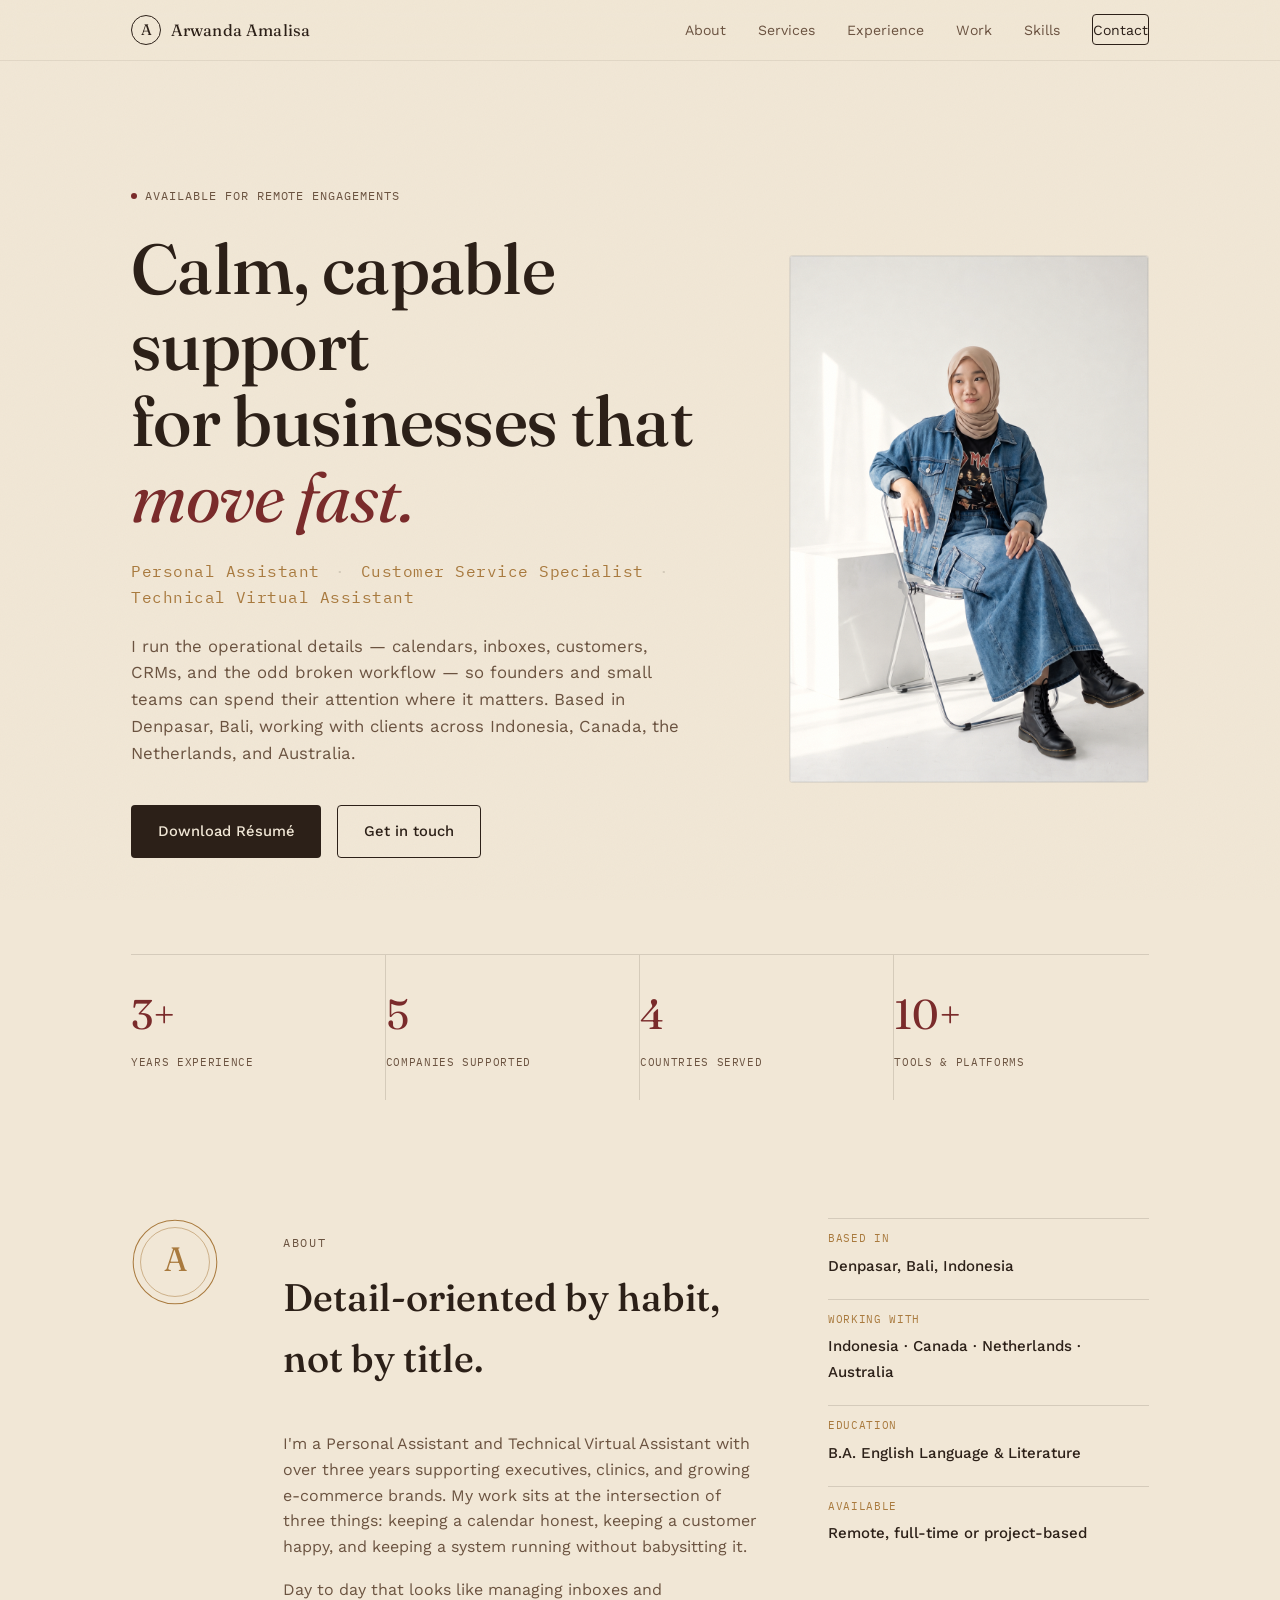
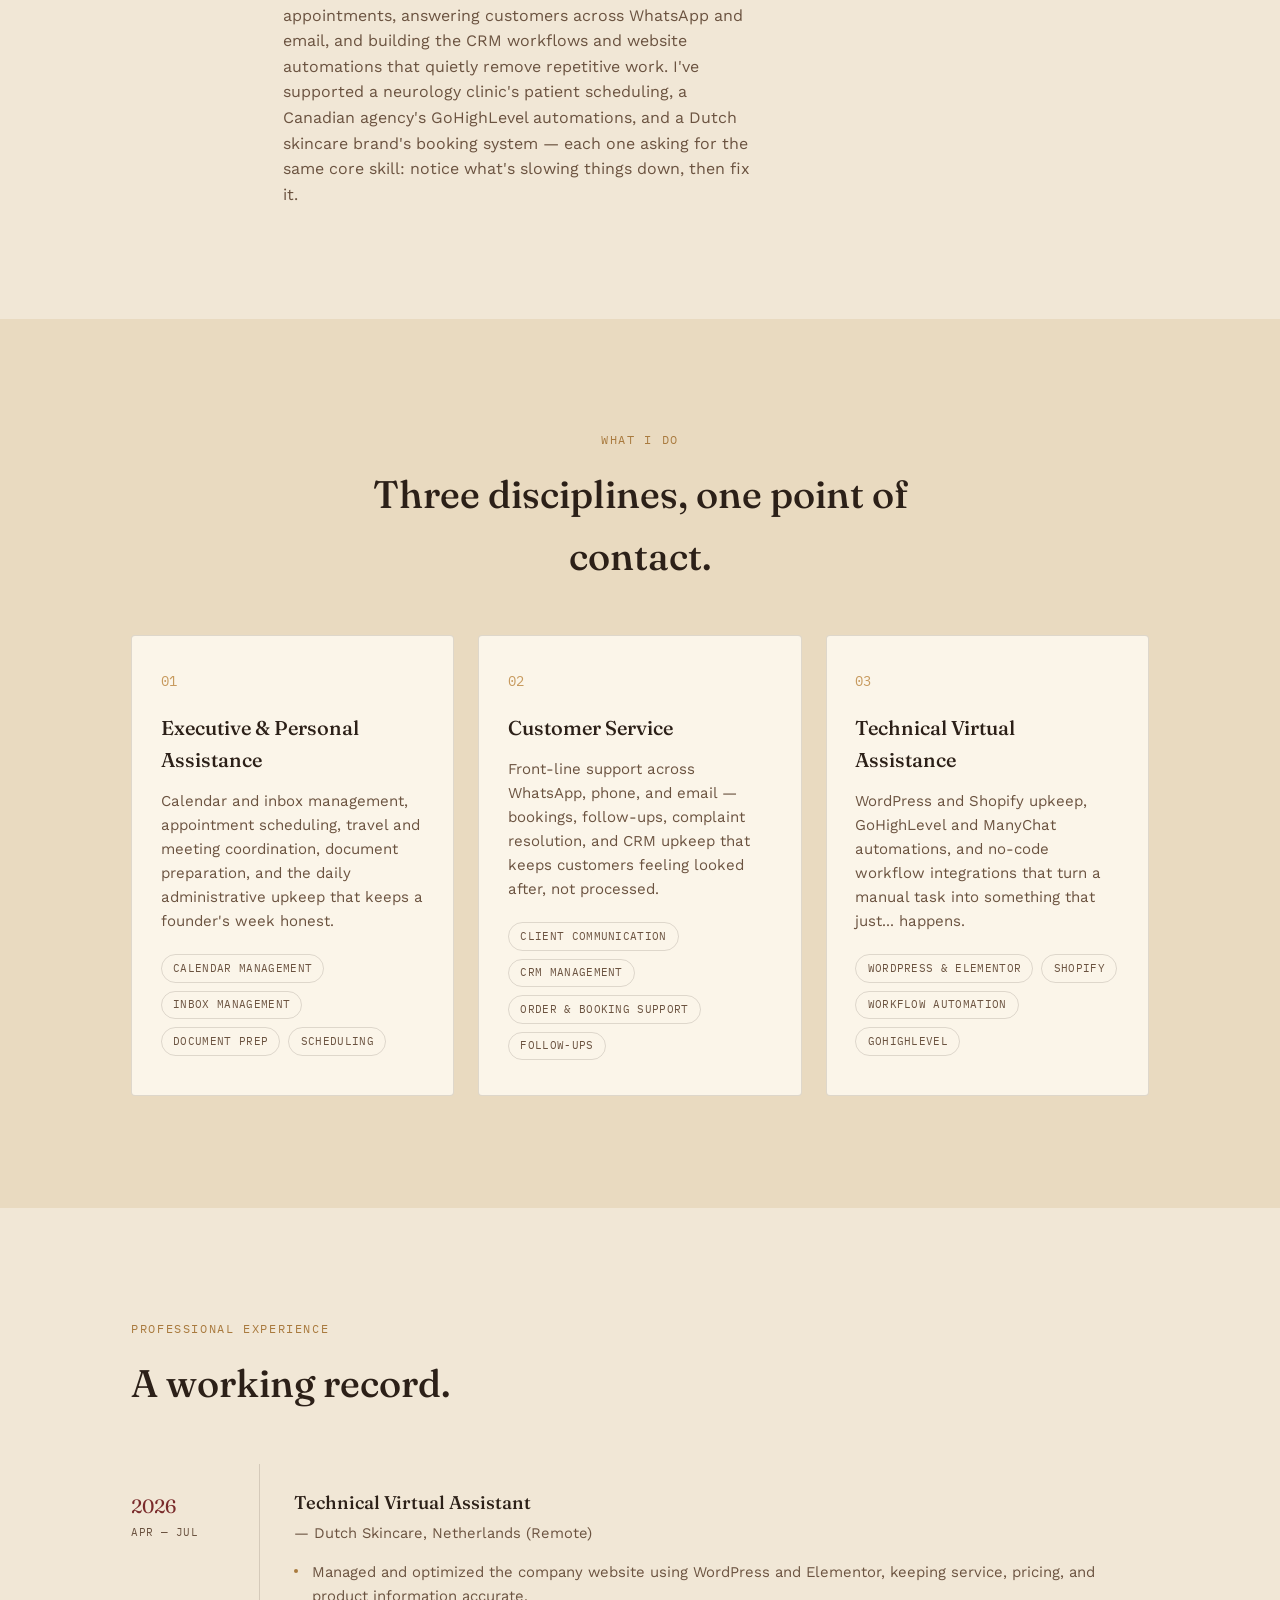
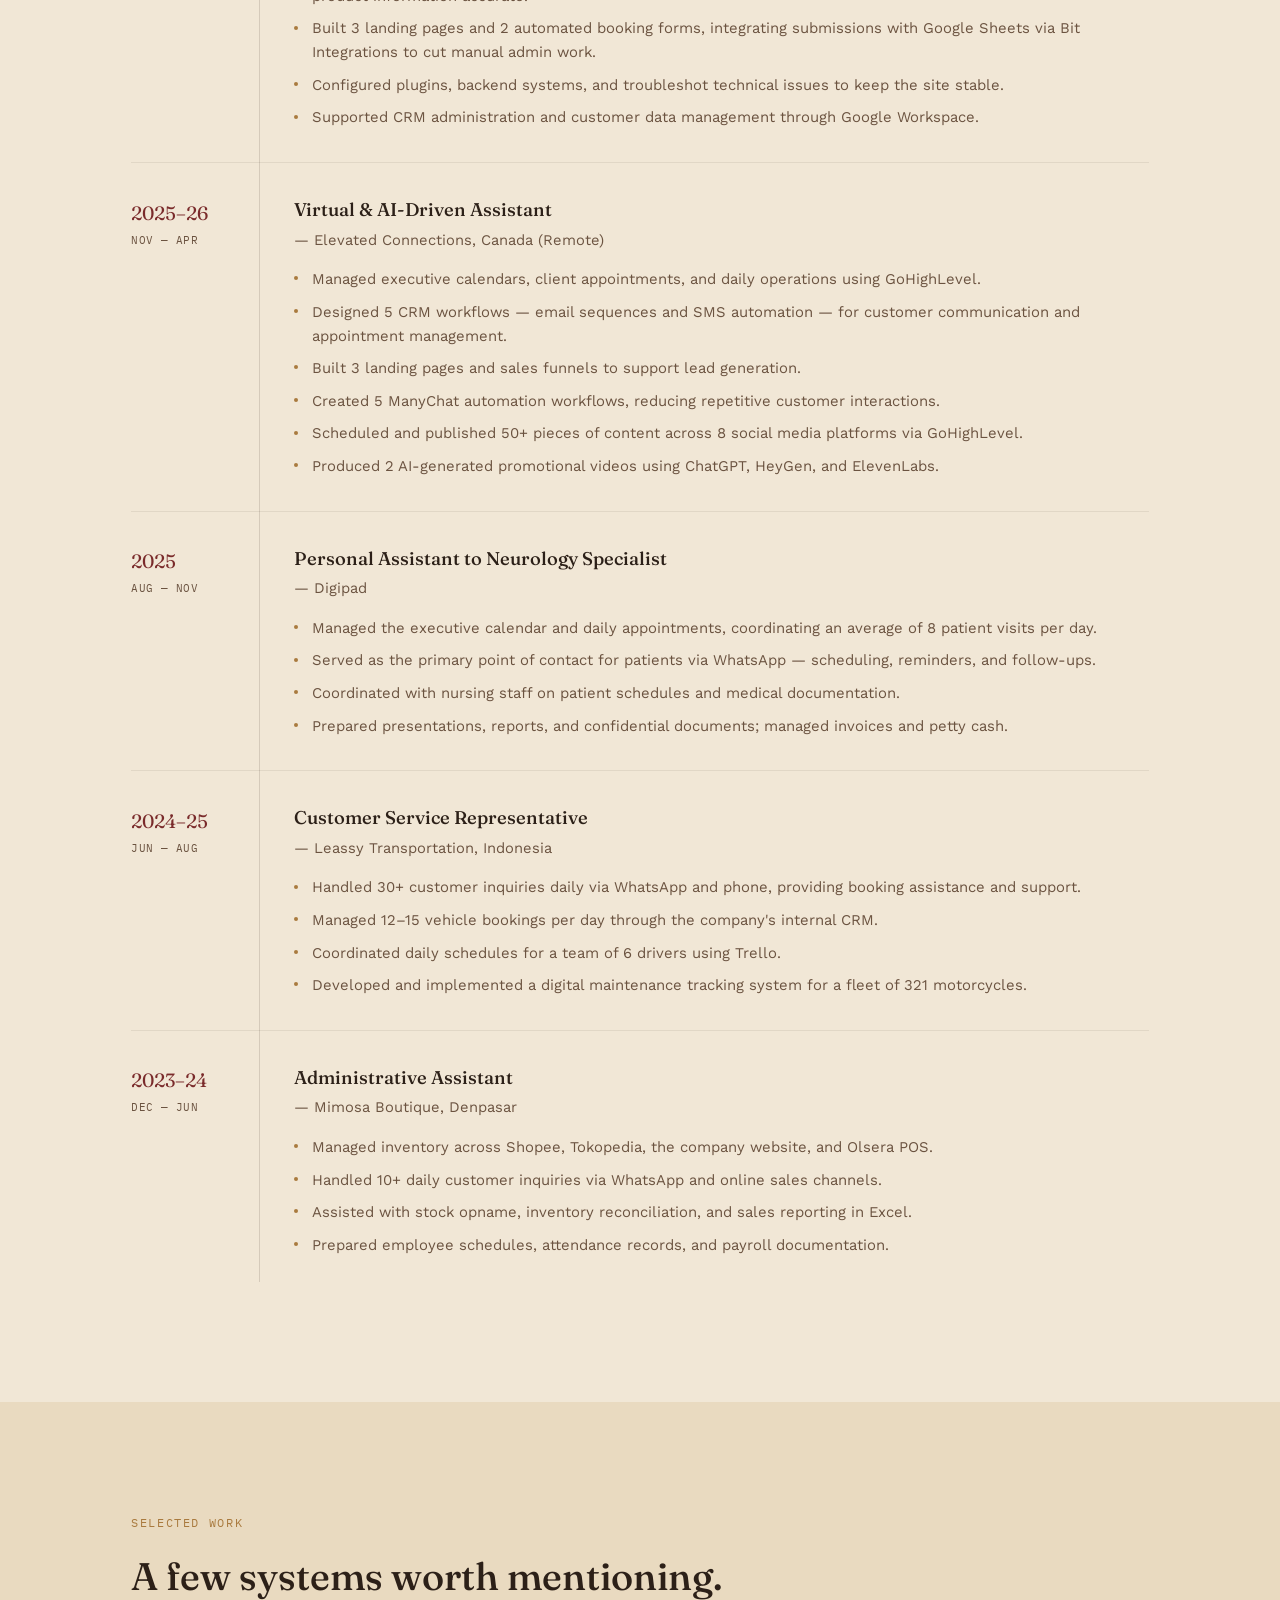
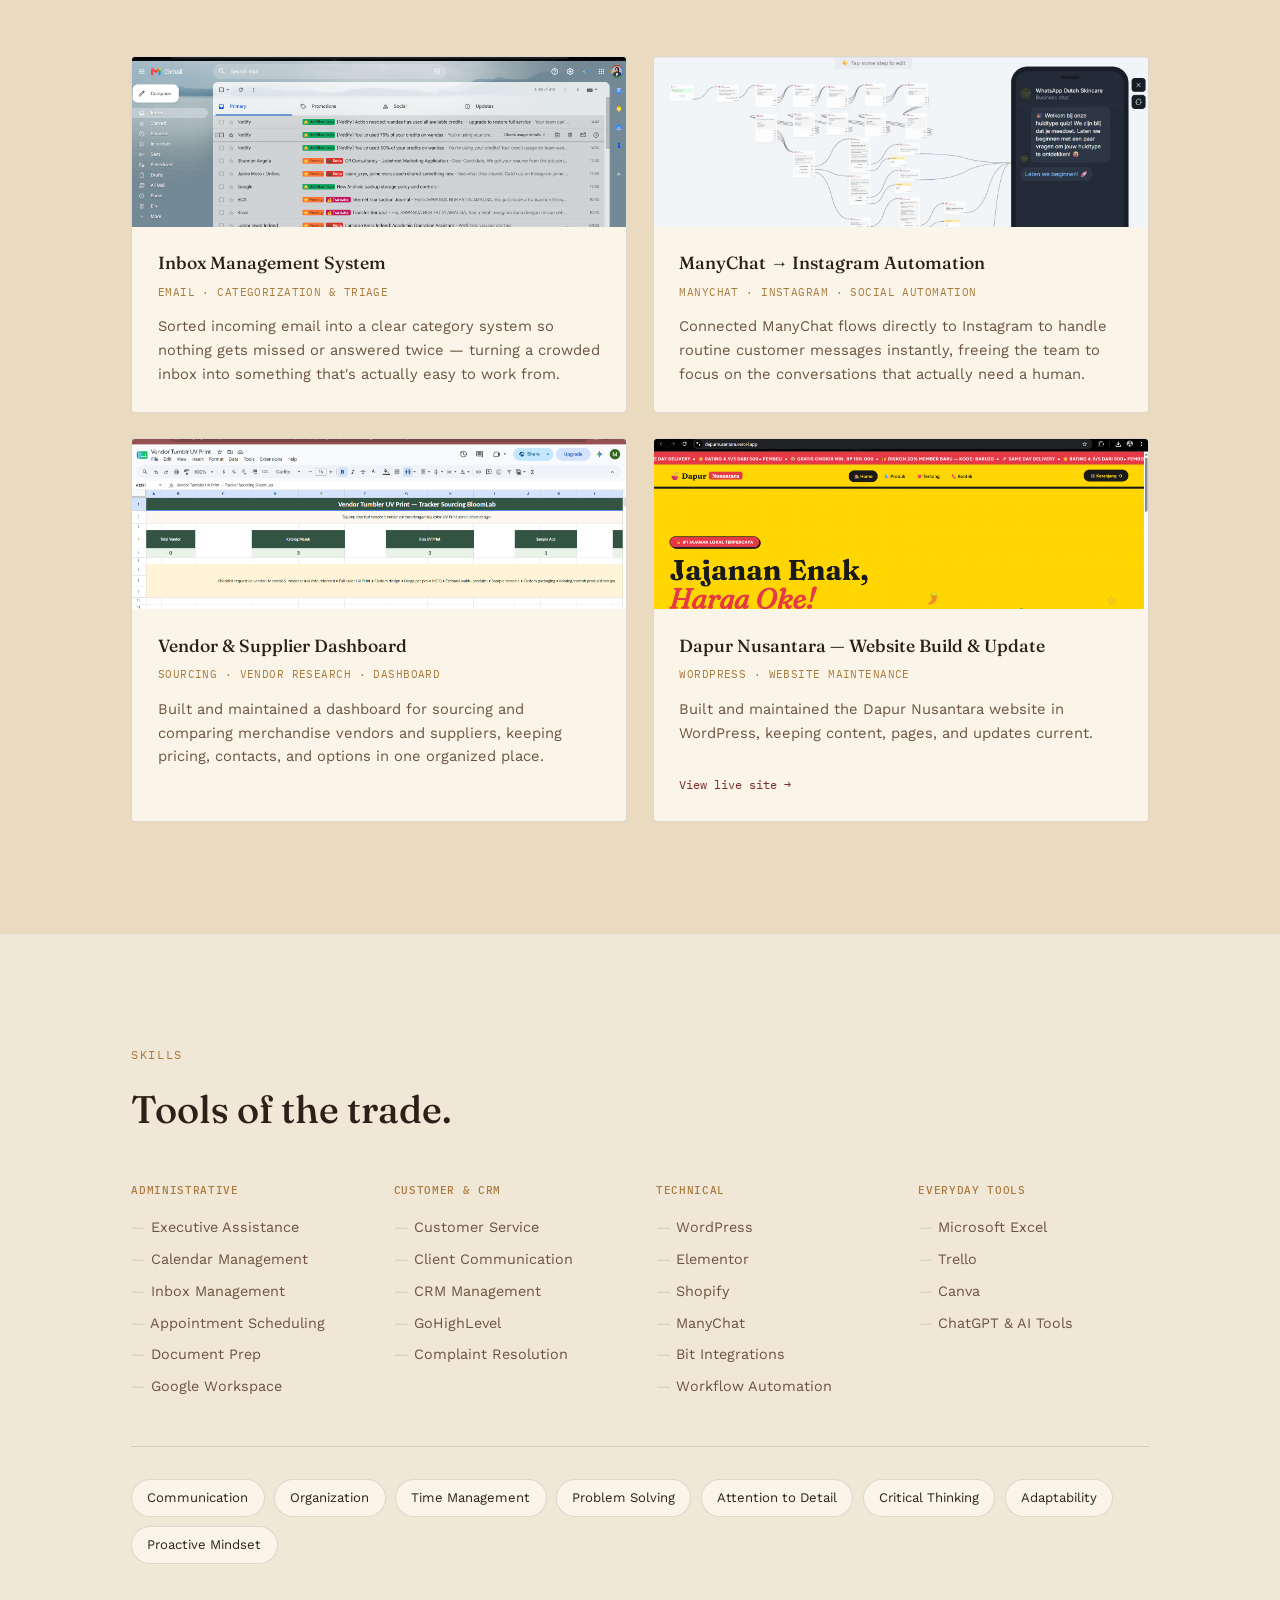
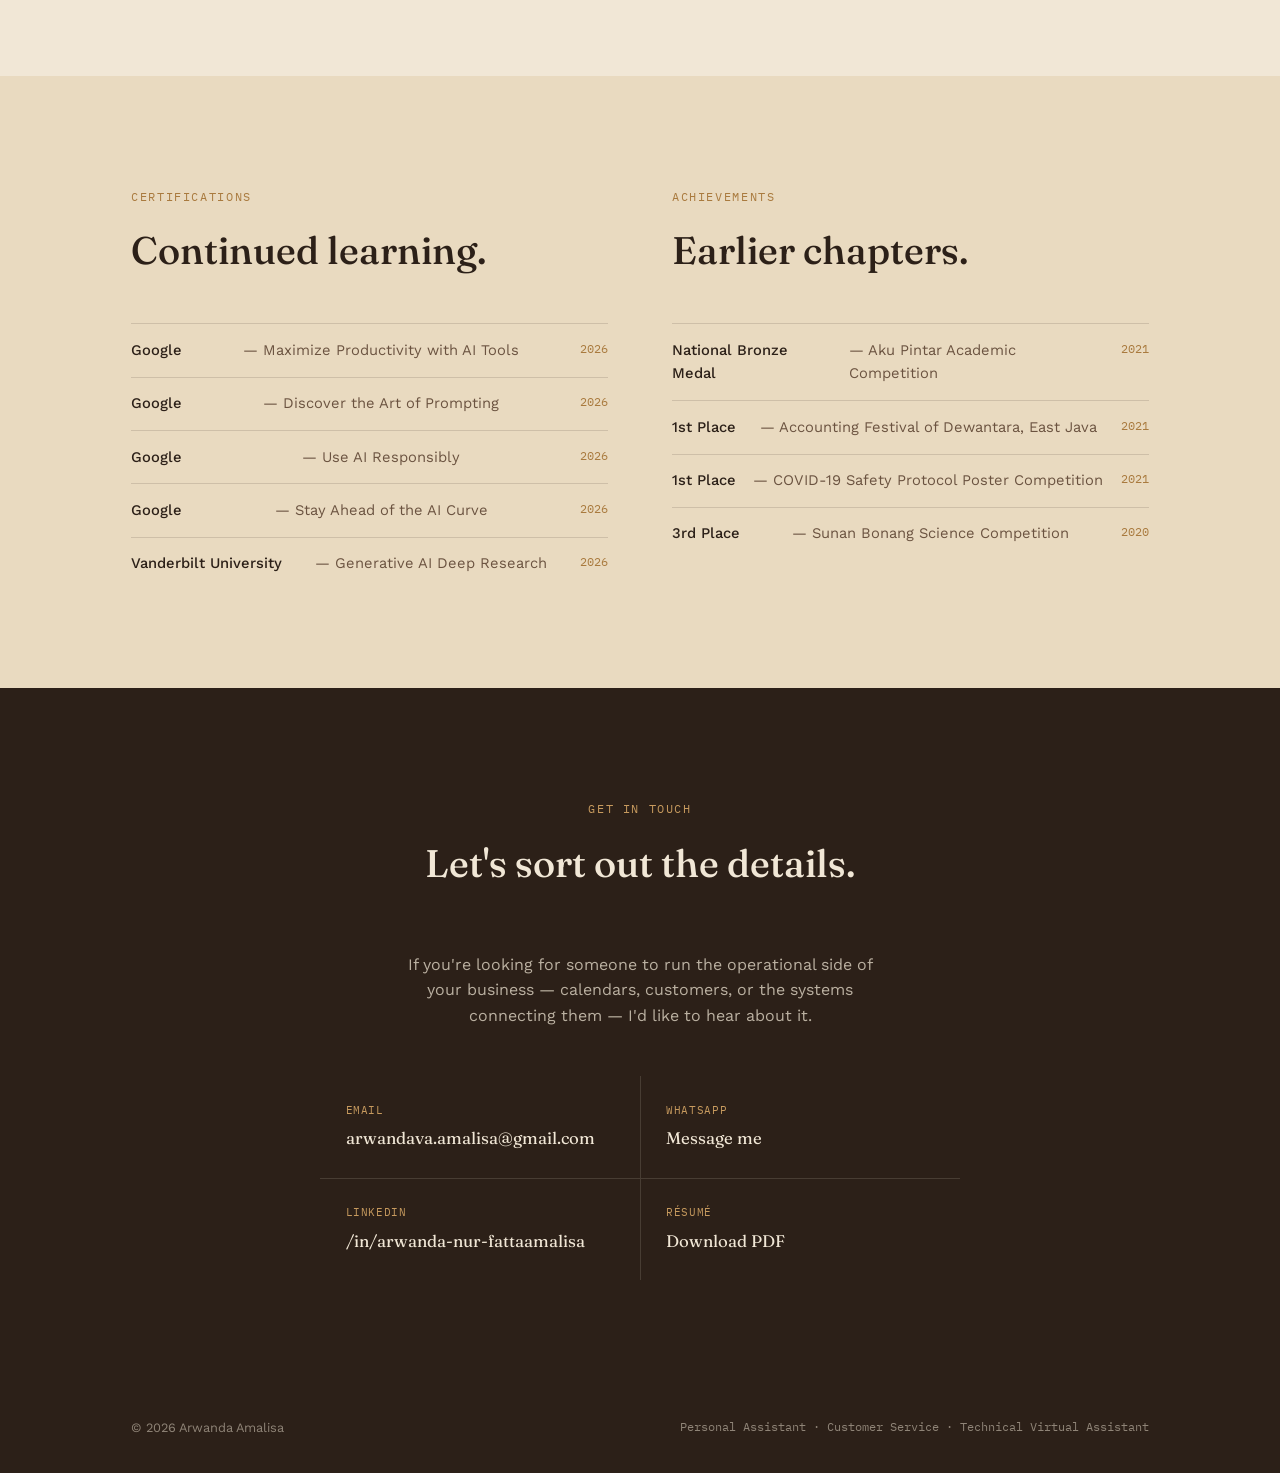
<file: index.html>
<!DOCTYPE html>
<html lang="en">
<head>
<meta charset="UTF-8">
<meta name="viewport" content="width=device-width, initial-scale=1.0">
<title>Arwanda Amalisa — Personal Assistant · Customer Service · Technical VA</title>
<meta name="description" content="Arwanda Amalisa — Personal Assistant, Customer Service Specialist, and Technical Virtual Assistant supporting international clients across Canada, the Netherlands, and Indonesia.">

<meta property="og:title" content="Arwanda Amalisa — Personal Assistant · Customer Service · Technical VA">
<meta property="og:description" content="Executive support, customer service, CRM management, and workflow automation for growing businesses.">
<meta property="og:type" content="website">

<link rel="preconnect" href="https://fonts.googleapis.com">
<link rel="preconnect" href="https://fonts.gstatic.com" crossorigin>
<link href="https://fonts.googleapis.com/css2?family=Fraunces:opsz,wght@9..144,300;9..144,400;9..144,500;9..144,600;9..144,700&family=Work+Sans:wght@300;400;500;600&family=IBM+Plex+Mono:wght@400;500&display=swap" rel="stylesheet">

<link rel="stylesheet" href="style.css">
</head>
<body>

<div class="grain"></div>

<!-- ============ NAV ============ -->
<header class="nav" id="nav">
  <div class="nav-inner">
    <a href="#top" class="nav-mark" aria-label="Arwanda Amalisa, home">
      <span class="mark-ring">A</span>
      <span class="nav-name">Arwanda&nbsp;Amalisa</span>
    </a>
    <nav class="nav-links" aria-label="Primary">
      <a href="#about">About</a>
      <a href="#services">Services</a>
      <a href="#experience">Experience</a>
      <a href="#work">Work</a>
      <a href="#skills">Skills</a>
      <a href="#contact" class="nav-cta">Contact</a>
    </nav>
    <button class="nav-toggle" id="navToggle" aria-label="Toggle menu" aria-expanded="false">
      <span></span><span></span><span></span>
    </button>
  </div>
</header>

<!-- ============ HERO ============ -->
<section class="hero" id="top">
  <div class="hero-top">
    <div class="hero-inner">
      <p class="eyebrow"><span class="dot"></span> Available for remote engagements</p>
      <h1 class="hero-title">
        Calm, capable support<br>
        for businesses that <span class="ital">move fast.</span>
      </h1>
      <p class="hero-role">
        Personal Assistant <span class="sep">·</span> Customer Service Specialist <span class="sep">·</span> Technical Virtual Assistant
      </p>
      <p class="hero-lede">
        I run the operational details — calendars, inboxes, customers, CRMs, and the odd broken workflow —
        so founders and small teams can spend their attention where it matters. Based in Denpasar, Bali,
        working with clients across Indonesia, Canada, the Netherlands, and Australia.
      </p>
      <div class="hero-actions">
        <a href="Arwanda_Nur_Fatta_Amalisa_Resume.pdf" class="btn btn-primary" download>Download Résumé</a>
        <a href="#contact" class="btn btn-ghost">Get in touch</a>
      </div>
    </div>
    <div class="hero-photo">
      <img src="profile.jpg" alt="Portrait of Arwanda Amalisa">
    </div>
  </div>
  <div class="hero-stats">
    <div class="stat"><span class="stat-num">3+</span><span class="stat-label">Years&nbsp;Experience</span></div>
    <div class="stat"><span class="stat-num">5</span><span class="stat-label">Companies&nbsp;Supported</span></div>
    <div class="stat"><span class="stat-num">4</span><span class="stat-label">Countries&nbsp;Served</span></div>
    <div class="stat"><span class="stat-num">10+</span><span class="stat-label">Tools&nbsp;&amp;&nbsp;Platforms</span></div>
  </div>
</section>

<!-- ============ ABOUT ============ -->
<section class="section" id="about">
  <div class="section-inner about-grid">
    <div class="seal" aria-hidden="true">
      <svg viewBox="0 0 120 120" width="88" height="88">
        <circle cx="60" cy="60" r="57" fill="none" stroke="currentColor" stroke-width="1.4"/>
        <circle cx="60" cy="60" r="47" fill="none" stroke="currentColor" stroke-width="0.7"/>
        <text x="60" y="72" text-anchor="middle" font-family="Fraunces, serif" font-size="46" fill="currentColor">A</text>
      </svg>
    </div>
    <div class="about-copy">
      <p class="kicker">About</p>
      <h2>Detail-oriented by habit, not by title.</h2>
      <p>
        I'm a Personal Assistant and Technical Virtual Assistant with over three years supporting
        executives, clinics, and growing e-commerce brands. My work sits at the intersection of three
        things: keeping a calendar honest, keeping a customer happy, and keeping a system running
        without babysitting it.
      </p>
      <p>
        Day to day that looks like managing inboxes and appointments, answering customers across
        WhatsApp and email, and building the CRM workflows and website automations that quietly remove
        repetitive work. I've supported a neurology clinic's patient scheduling, a Canadian agency's
        GoHighLevel automations, and a Dutch skincare brand's booking system — each one asking for the
        same core skill: notice what's slowing things down, then fix it.
      </p>
    </div>
    <div class="about-facts">
      <div class="fact"><span>Based in</span><strong>Denpasar, Bali, Indonesia</strong></div>
      <div class="fact"><span>Working with</span><strong>Indonesia · Canada · Netherlands · Australia</strong></div>
      <div class="fact"><span>Education</span><strong>B.A. English Language &amp; Literature</strong></div>
      <div class="fact"><span>Available</span><strong>Remote, full-time or project-based</strong></div>
    </div>
  </div>
</section>

<!-- ============ SERVICES ============ -->
<section class="section section-tint" id="services">
  <div class="section-inner">
    <p class="kicker center">What I Do</p>
    <h2 class="center">Three disciplines, one point of contact.</h2>

    <div class="services-grid">
      <article class="service-card">
        <span class="service-num">01</span>
        <h3>Executive &amp; Personal Assistance</h3>
        <p>Calendar and inbox management, appointment scheduling, travel and meeting coordination,
        document preparation, and the daily administrative upkeep that keeps a founder's week honest.</p>
        <ul class="tag-list">
          <li>Calendar Management</li><li>Inbox Management</li><li>Document Prep</li><li>Scheduling</li>
        </ul>
      </article>

      <article class="service-card">
        <span class="service-num">02</span>
        <h3>Customer Service</h3>
        <p>Front-line support across WhatsApp, phone, and email — bookings, follow-ups, complaint
        resolution, and CRM upkeep that keeps customers feeling looked after, not processed.</p>
        <ul class="tag-list">
          <li>Client Communication</li><li>CRM Management</li><li>Order &amp; Booking Support</li><li>Follow-ups</li>
        </ul>
      </article>

      <article class="service-card">
        <span class="service-num">03</span>
        <h3>Technical Virtual Assistance</h3>
        <p>WordPress and Shopify upkeep, GoHighLevel and ManyChat automations, and no-code workflow
        integrations that turn a manual task into something that just... happens.</p>
        <ul class="tag-list">
          <li>WordPress &amp; Elementor</li><li>Shopify</li><li>Workflow Automation</li><li>GoHighLevel</li>
        </ul>
      </article>
    </div>
  </div>
</section>

<!-- ============ EXPERIENCE ============ -->
<section class="section" id="experience">
  <div class="section-inner">
    <p class="kicker">Professional Experience</p>
    <h2>A working record.</h2>

    <div class="timeline">

      <div class="tl-item">
        <div class="tl-date"><span>2026</span><small>Apr — Jul</small></div>
        <div class="tl-content">
          <h3>Technical Virtual Assistant <span class="tl-co">— Dutch Skincare, Netherlands (Remote)</span></h3>
          <ul>
            <li>Managed and optimized the company website using WordPress and Elementor, keeping service, pricing, and product information accurate.</li>
            <li>Built 3 landing pages and 2 automated booking forms, integrating submissions with Google Sheets via Bit Integrations to cut manual admin work.</li>
            <li>Configured plugins, backend systems, and troubleshot technical issues to keep the site stable.</li>
            <li>Supported CRM administration and customer data management through Google Workspace.</li>
          </ul>
        </div>
      </div>

      <div class="tl-item">
        <div class="tl-date"><span>2025–26</span><small>Nov — Apr</small></div>
        <div class="tl-content">
          <h3>Virtual &amp; AI-Driven Assistant <span class="tl-co">— Elevated Connections, Canada (Remote)</span></h3>
          <ul>
            <li>Managed executive calendars, client appointments, and daily operations using GoHighLevel.</li>
            <li>Designed 5 CRM workflows — email sequences and SMS automation — for customer communication and appointment management.</li>
            <li>Built 3 landing pages and sales funnels to support lead generation.</li>
            <li>Created 5 ManyChat automation workflows, reducing repetitive customer interactions.</li>
            <li>Scheduled and published 50+ pieces of content across 8 social media platforms via GoHighLevel.</li>
            <li>Produced 2 AI-generated promotional videos using ChatGPT, HeyGen, and ElevenLabs.</li>
          </ul>
        </div>
      </div>

      <div class="tl-item">
        <div class="tl-date"><span>2025</span><small>Aug — Nov</small></div>
        <div class="tl-content">
          <h3>Personal Assistant to Neurology Specialist <span class="tl-co">— Digipad</span></h3>
          <ul>
            <li>Managed the executive calendar and daily appointments, coordinating an average of 8 patient visits per day.</li>
            <li>Served as the primary point of contact for patients via WhatsApp — scheduling, reminders, and follow-ups.</li>
            <li>Coordinated with nursing staff on patient schedules and medical documentation.</li>
            <li>Prepared presentations, reports, and confidential documents; managed invoices and petty cash.</li>
          </ul>
        </div>
      </div>

      <div class="tl-item">
        <div class="tl-date"><span>2024–25</span><small>Jun — Aug</small></div>
        <div class="tl-content">
          <h3>Customer Service Representative <span class="tl-co">— Leassy Transportation, Indonesia</span></h3>
          <ul>
            <li>Handled 30+ customer inquiries daily via WhatsApp and phone, providing booking assistance and support.</li>
            <li>Managed 12–15 vehicle bookings per day through the company's internal CRM.</li>
            <li>Coordinated daily schedules for a team of 6 drivers using Trello.</li>
            <li>Developed and implemented a digital maintenance tracking system for a fleet of 321 motorcycles.</li>
          </ul>
        </div>
      </div>

      <div class="tl-item">
        <div class="tl-date"><span>2023–24</span><small>Dec — Jun</small></div>
        <div class="tl-content">
          <h3>Administrative Assistant <span class="tl-co">— Mimosa Boutique, Denpasar</span></h3>
          <ul>
            <li>Managed inventory across Shopee, Tokopedia, the company website, and Olsera POS.</li>
            <li>Handled 10+ daily customer inquiries via WhatsApp and online sales channels.</li>
            <li>Assisted with stock opname, inventory reconciliation, and sales reporting in Excel.</li>
            <li>Prepared employee schedules, attendance records, and payroll documentation.</li>
          </ul>
        </div>
      </div>

    </div>
  </div>
</section>

<!-- ============ SELECTED WORK ============ -->
<section class="section section-tint" id="work">
  <div class="section-inner">
    <p class="kicker">Selected Work</p>
    <h2>A few systems worth mentioning.</h2>

    <div class="work-grid">
      <article class="work-card">
        <div class="work-thumb"><img src="File Of Inbox Management.png" alt="Inbox management categorization system" loading="lazy"></div>
        <h3>Inbox Management System</h3>
        <p class="work-tools">Email · Categorization &amp; Triage</p>
        <p>Sorted incoming email into a clear category system so nothing gets missed or answered twice —
        turning a crowded inbox into something that's actually easy to work from.</p>
      </article>

      <article class="work-card">
        <div class="work-thumb"><img src="File Of ManyChat Automation.jpeg" alt="ManyChat automation flow connected to Instagram" loading="lazy"></div>
        <h3>ManyChat → Instagram Automation</h3>
        <p class="work-tools">ManyChat · Instagram · Social Automation</p>
        <p>Connected ManyChat flows directly to Instagram to handle routine customer messages instantly,
        freeing the team to focus on the conversations that actually need a human.</p>
      </article>

      <article class="work-card">
        <div class="work-thumb"><img src="File Of Vendor Supplier.png" alt="Vendor and supplier sourcing dashboard" loading="lazy"></div>
        <h3>Vendor &amp; Supplier Dashboard</h3>
        <p class="work-tools">Sourcing · Vendor Research · Dashboard</p>
        <p>Built and maintained a dashboard for sourcing and comparing merchandise vendors and suppliers,
        keeping pricing, contacts, and options in one organized place.</p>
      </article>

      <article class="work-card">
        <div class="work-thumb"><img src="File Of Dapur Nusantara.png" alt="Dapur Nusantara website built and maintained in WordPress" loading="lazy"></div>
        <h3>Dapur Nusantara — Website Build &amp; Update</h3>
        <p class="work-tools">WordPress · Website Maintenance</p>
        <p>Built and maintained the Dapur Nusantara website in WordPress, keeping content, pages, and
        updates current.</p>
        <a href="https://dapurnusantara.vercel.app/" class="work-link" target="_blank" rel="noopener">View live site →</a>
      </article>
    </div>
  </div>
</section>

<!-- ============ SKILLS ============ -->
<section class="section" id="skills">
  <div class="section-inner">
    <p class="kicker">Skills</p>
    <h2>Tools of the trade.</h2>

    <div class="skills-cols">
      <div class="skill-col">
        <h4>Administrative</h4>
        <div class="pills">
          <span>Executive Assistance</span><span>Calendar Management</span><span>Inbox Management</span>
          <span>Appointment Scheduling</span><span>Document Prep</span><span>Google Workspace</span>
        </div>
      </div>
      <div class="skill-col">
        <h4>Customer &amp; CRM</h4>
        <div class="pills">
          <span>Customer Service</span><span>Client Communication</span><span>CRM Management</span>
          <span>GoHighLevel</span><span>Complaint Resolution</span>
        </div>
      </div>
      <div class="skill-col">
        <h4>Technical</h4>
        <div class="pills">
          <span>WordPress</span><span>Elementor</span><span>Shopify</span><span>ManyChat</span>
          <span>Bit Integrations</span><span>Workflow Automation</span>
        </div>
      </div>
      <div class="skill-col">
        <h4>Everyday Tools</h4>
        <div class="pills">
          <span>Microsoft Excel</span><span>Trello</span><span>Canva</span><span>ChatGPT &amp; AI Tools</span>
        </div>
      </div>
    </div>

    <div class="soft-skills">
      <span>Communication</span><span>Organization</span><span>Time Management</span>
      <span>Problem Solving</span><span>Attention to Detail</span><span>Critical Thinking</span>
      <span>Adaptability</span><span>Proactive Mindset</span>
    </div>
  </div>
</section>

<!-- ============ CERTIFICATIONS & ACHIEVEMENTS ============ -->
<section class="section section-tint" id="credentials">
  <div class="section-inner credentials-grid">
    <div>
      <p class="kicker">Certifications</p>
      <h2>Continued learning.</h2>
      <ul class="cred-list">
        <li><strong>Google</strong> — Maximize Productivity with AI Tools <span>2026</span></li>
        <li><strong>Google</strong> — Discover the Art of Prompting <span>2026</span></li>
        <li><strong>Google</strong> — Use AI Responsibly <span>2026</span></li>
        <li><strong>Google</strong> — Stay Ahead of the AI Curve <span>2026</span></li>
        <li><strong>Vanderbilt University</strong> — Generative AI Deep Research <span>2026</span></li>
      </ul>
    </div>
    <div>
      <p class="kicker">Achievements</p>
      <h2>Earlier chapters.</h2>
      <ul class="cred-list">
        <li><strong>National Bronze Medal</strong> — Aku Pintar Academic Competition <span>2021</span></li>
        <li><strong>1st Place</strong> — Accounting Festival of Dewantara, East Java <span>2021</span></li>
        <li><strong>1st Place</strong> — COVID-19 Safety Protocol Poster Competition <span>2021</span></li>
        <li><strong>3rd Place</strong> — Sunan Bonang Science Competition <span>2020</span></li>
      </ul>
    </div>
  </div>
</section>

<!-- ============ CONTACT ============ -->
<section class="section contact" id="contact">
  <div class="section-inner contact-inner">
    <p class="kicker">Get in Touch</p>
    <h2>Let's sort out the details.</h2>
    <p class="contact-lede">
      If you're looking for someone to run the operational side of your business — calendars, customers,
      or the systems connecting them — I'd like to hear about it.
    </p>
    <div class="contact-links">
      <a href="mailto:arwandava.amalisa@gmail.com" class="contact-link">
        <span class="contact-label">Email</span>
        <span class="contact-value">arwandava.amalisa@gmail.com</span>
      </a>
      <a href="https://wa.me/6285738645185" class="contact-link" target="_blank" rel="noopener">
        <span class="contact-label">WhatsApp</span>
        <span class="contact-value">Message me</span>
      </a>
      <a href="https://www.linkedin.com/in/arwanda-nur-fattaamalisa/" class="contact-link" target="_blank" rel="noopener">
        <span class="contact-label">LinkedIn</span>
        <span class="contact-value">/in/arwanda-nur-fattaamalisa</span>
      </a>
      <a href="Arwanda_Nur_Fatta_Amalisa_Resume.pdf" class="contact-link" download>
        <span class="contact-label">Résumé</span>
        <span class="contact-value">Download PDF</span>
      </a>
    </div>
  </div>
</section>

<footer class="footer">
  <div class="section-inner footer-inner">
    <span>© <span id="year"></span> Arwanda Amalisa</span>
    <span class="footer-tag">Personal Assistant · Customer Service · Technical Virtual Assistant</span>
  </div>
</footer>

<script src="script.js"></script>
</body>
</html>
</file>
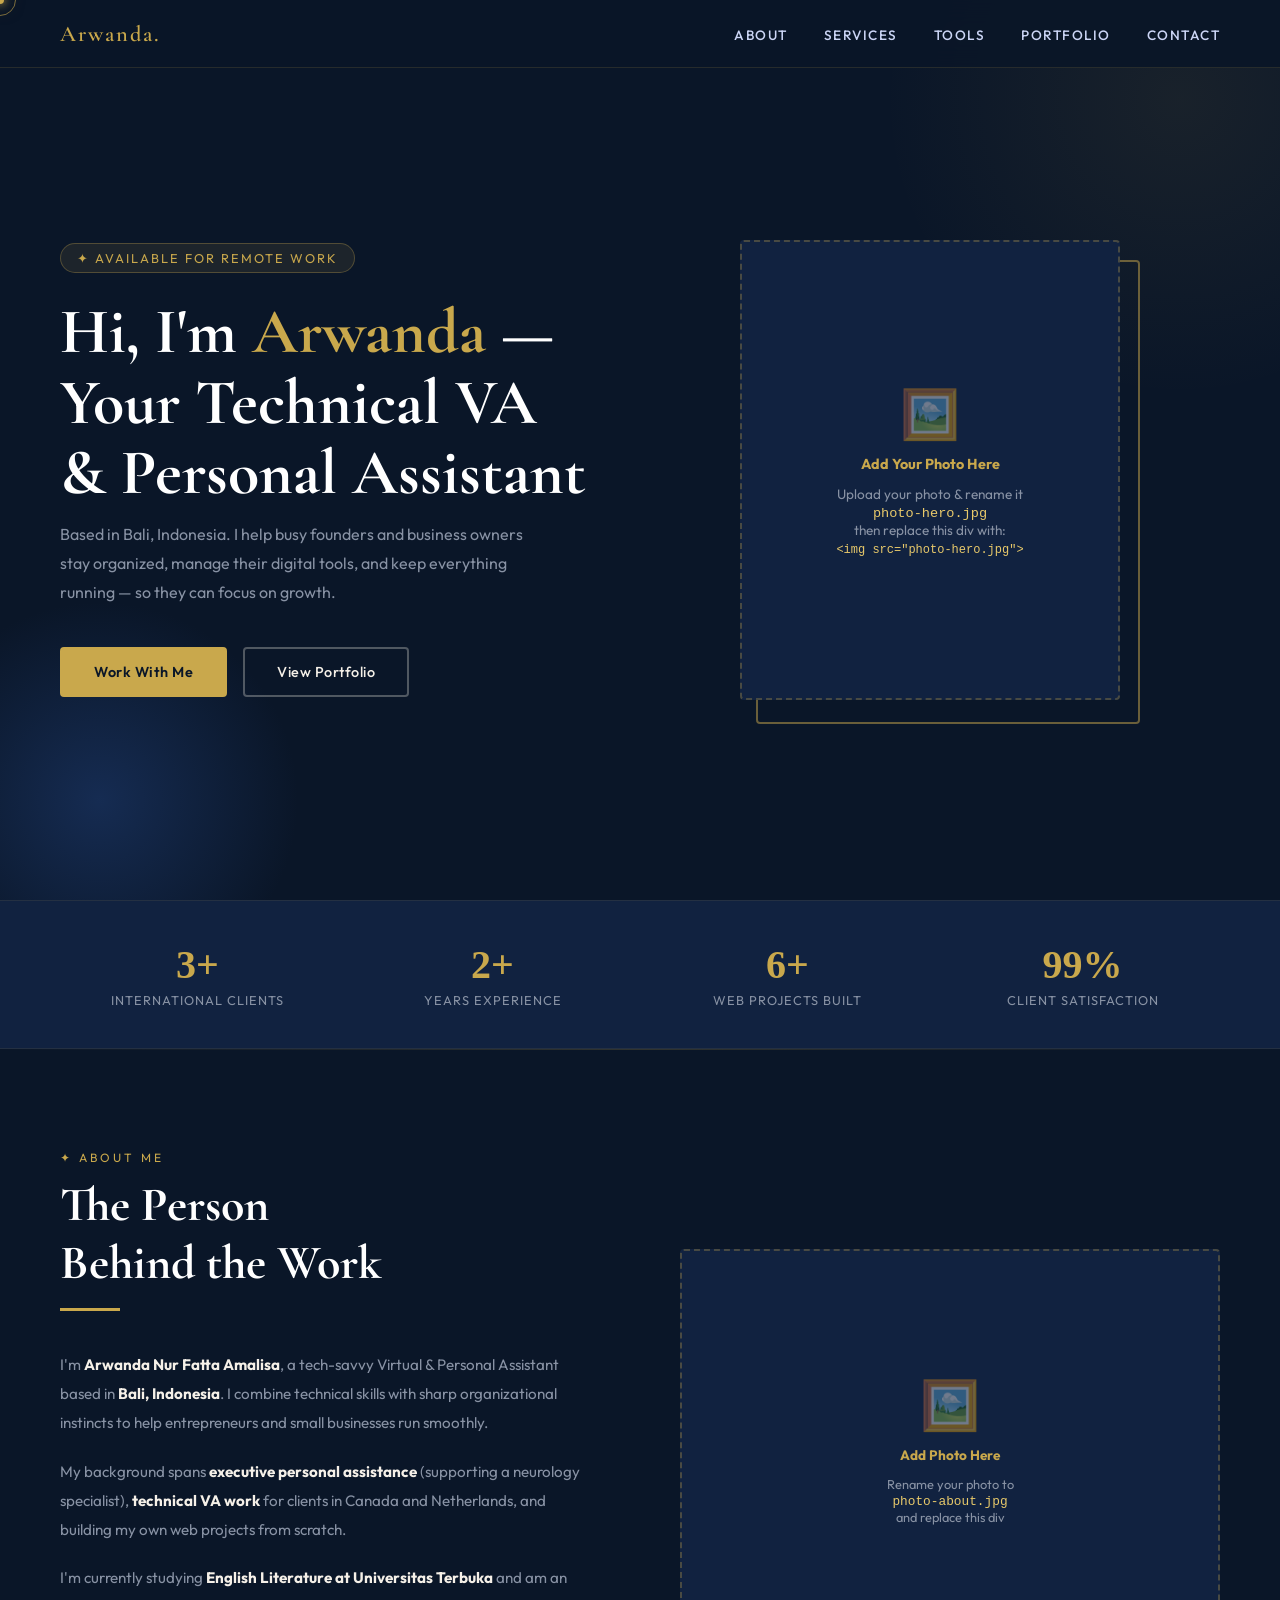
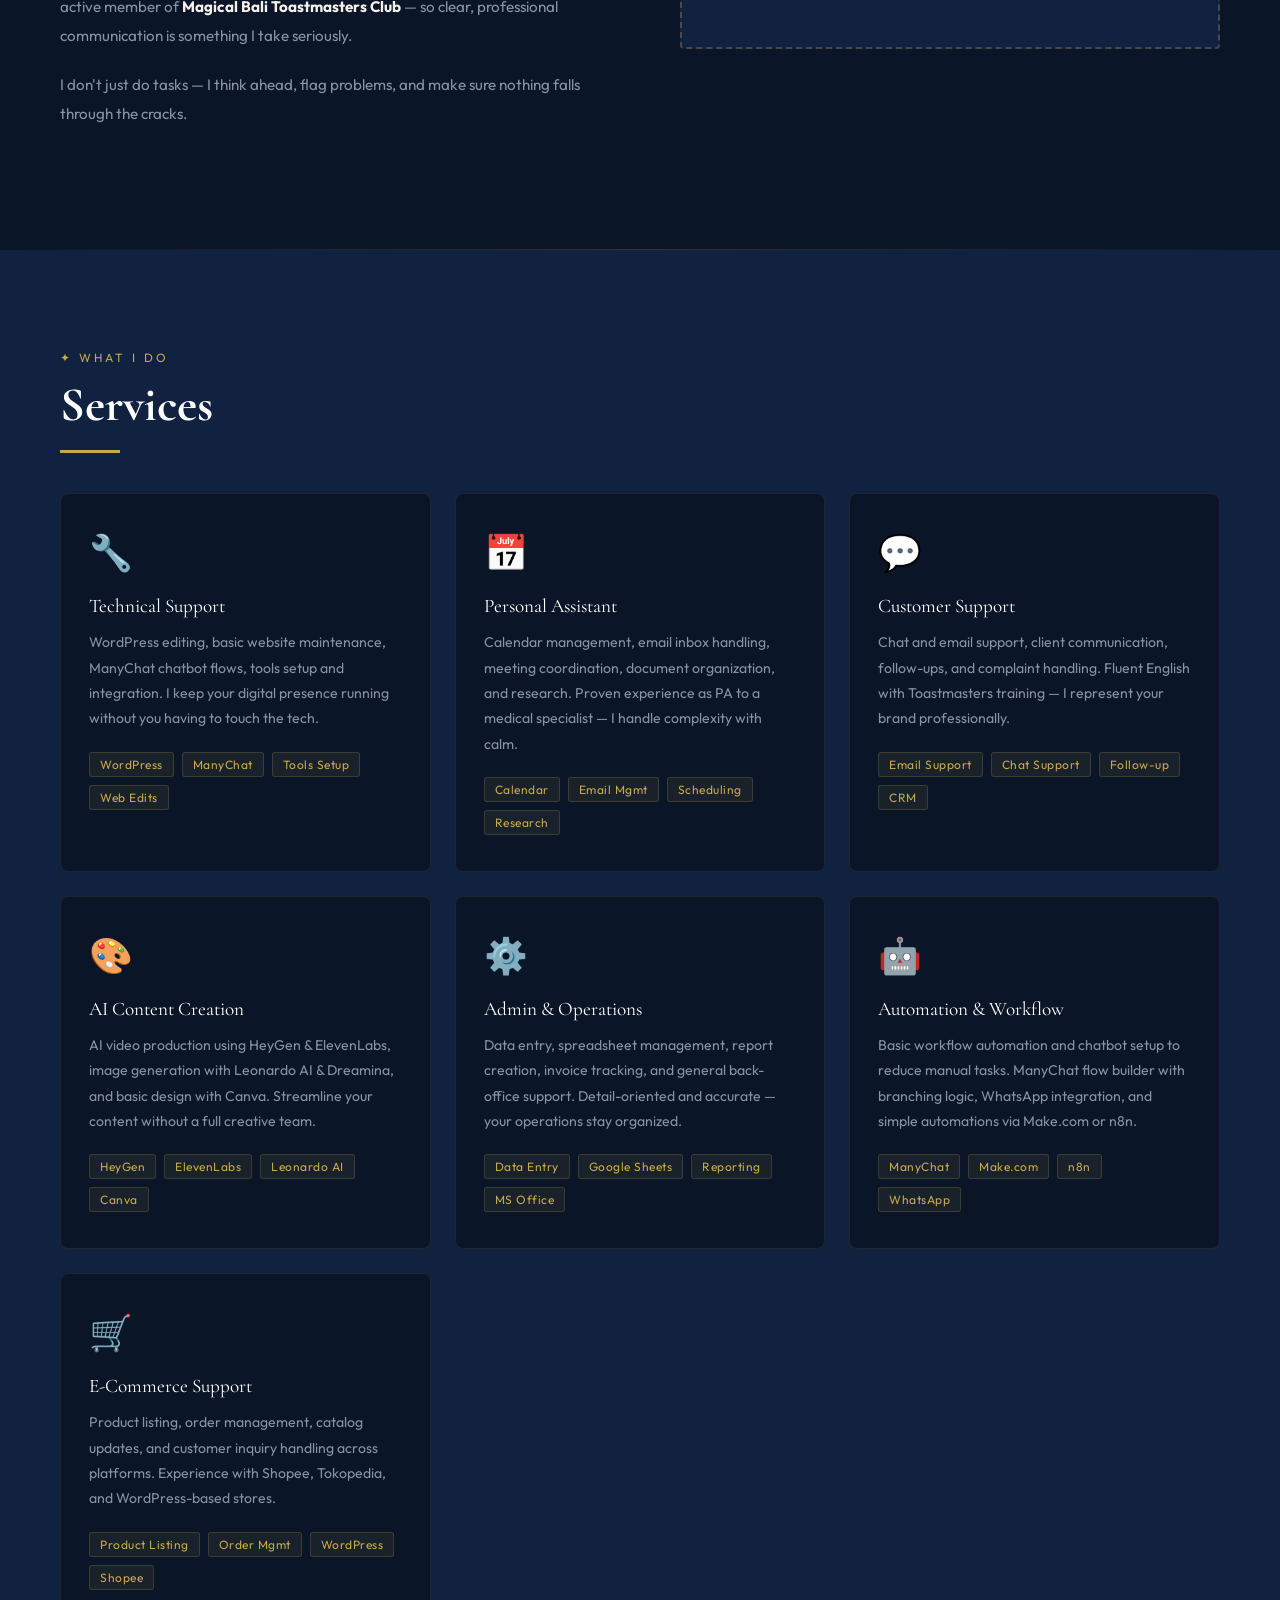
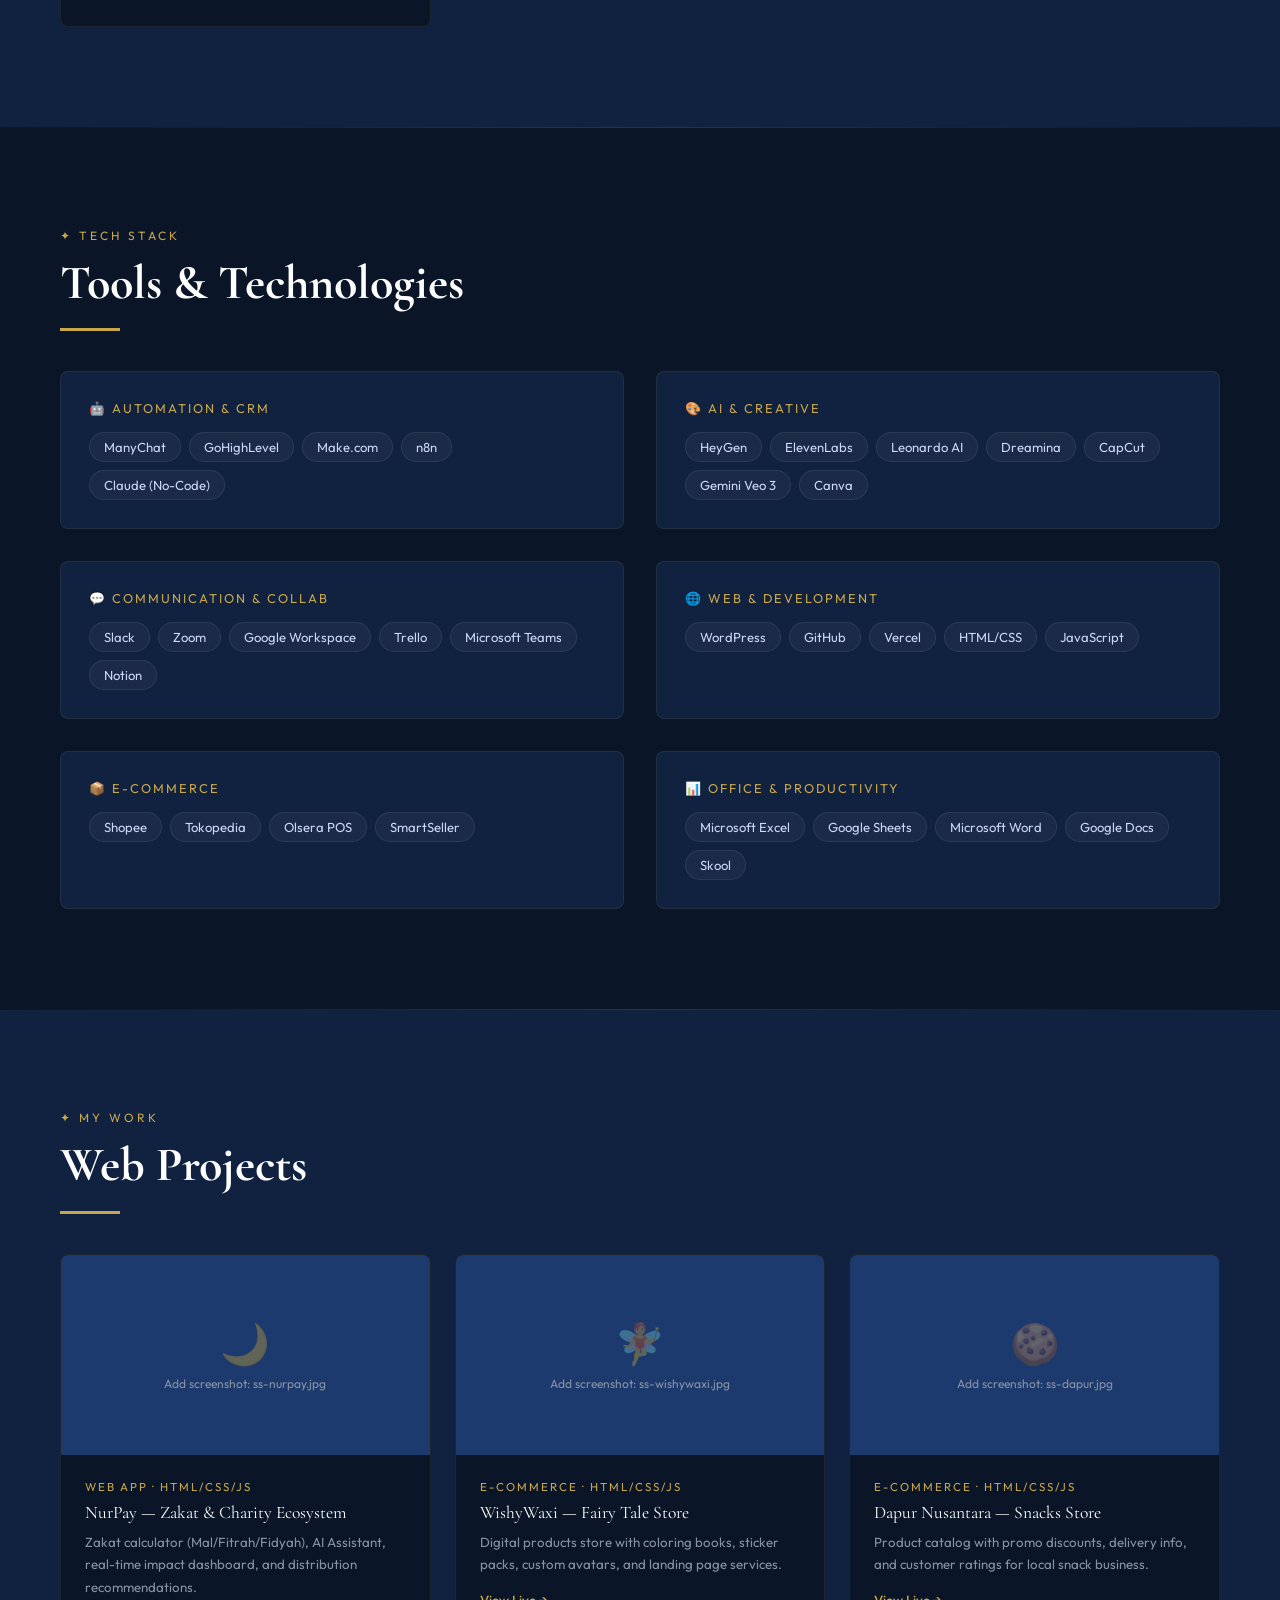
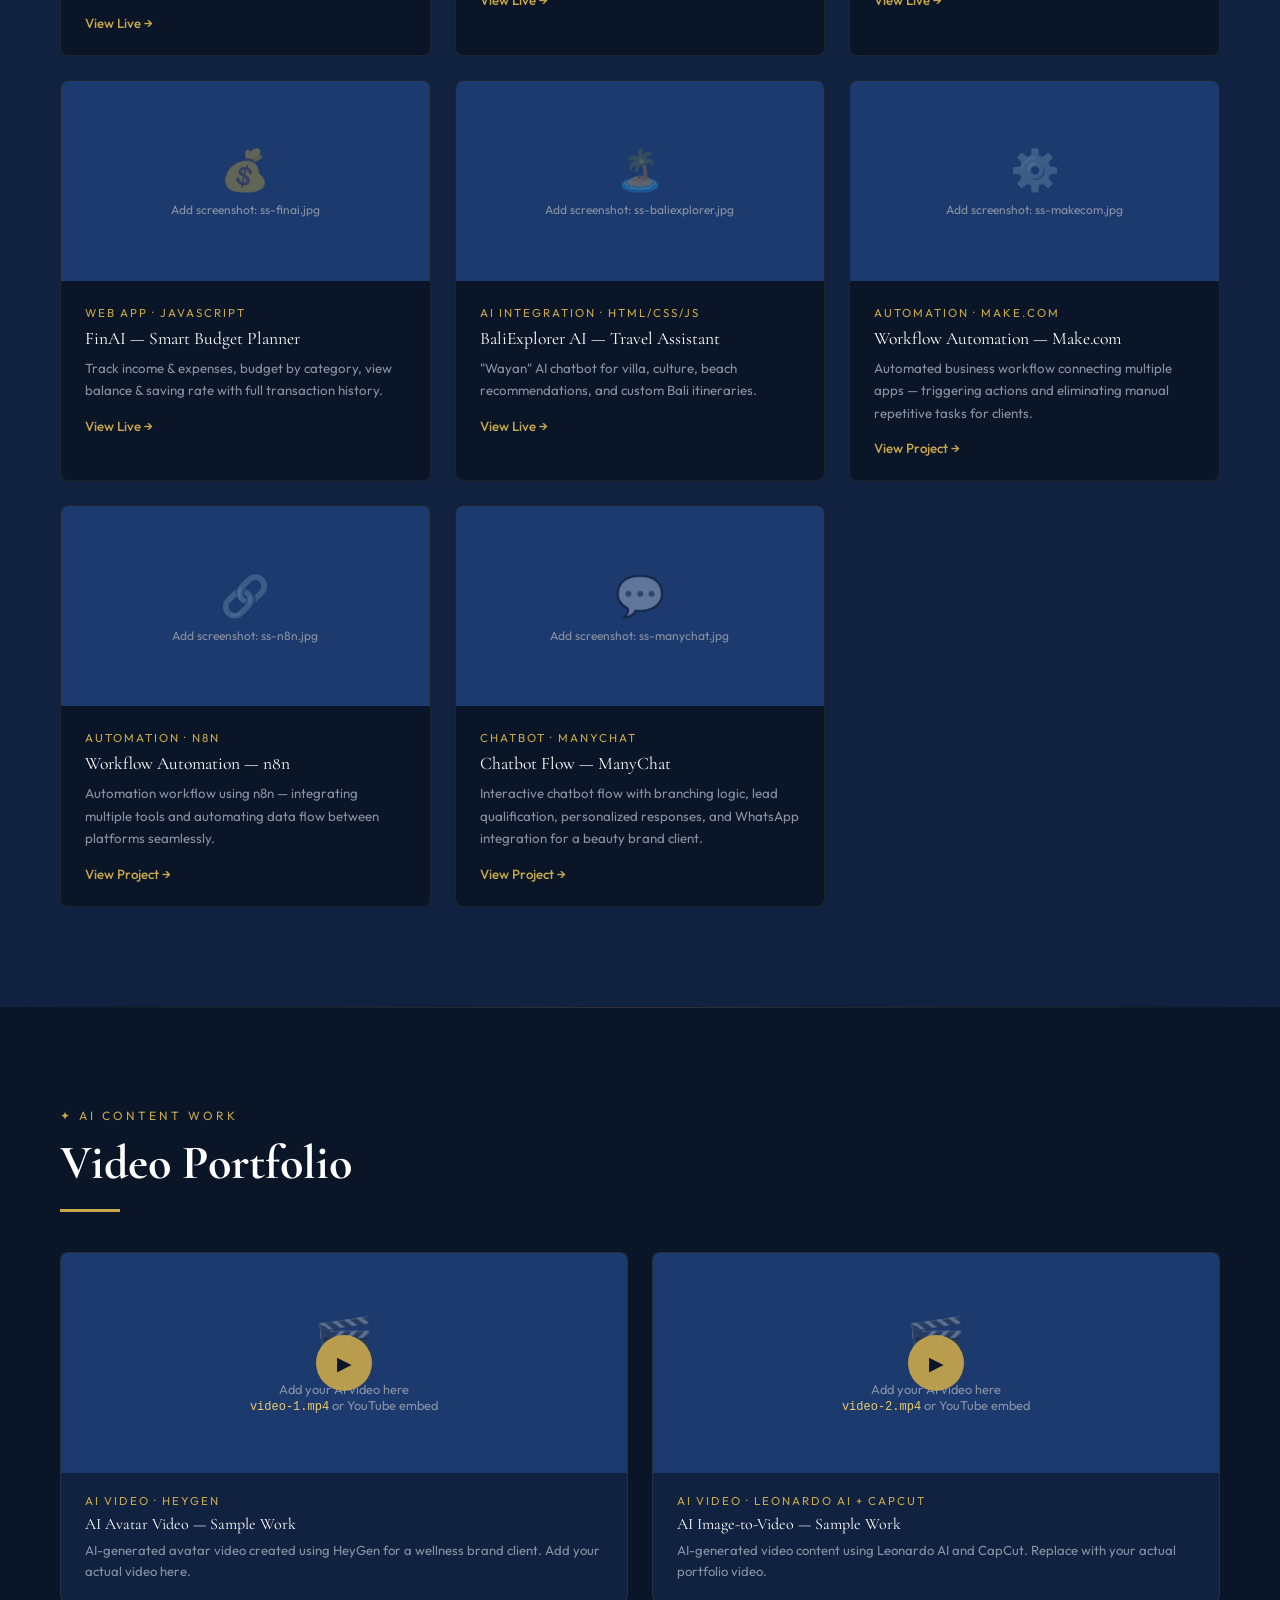
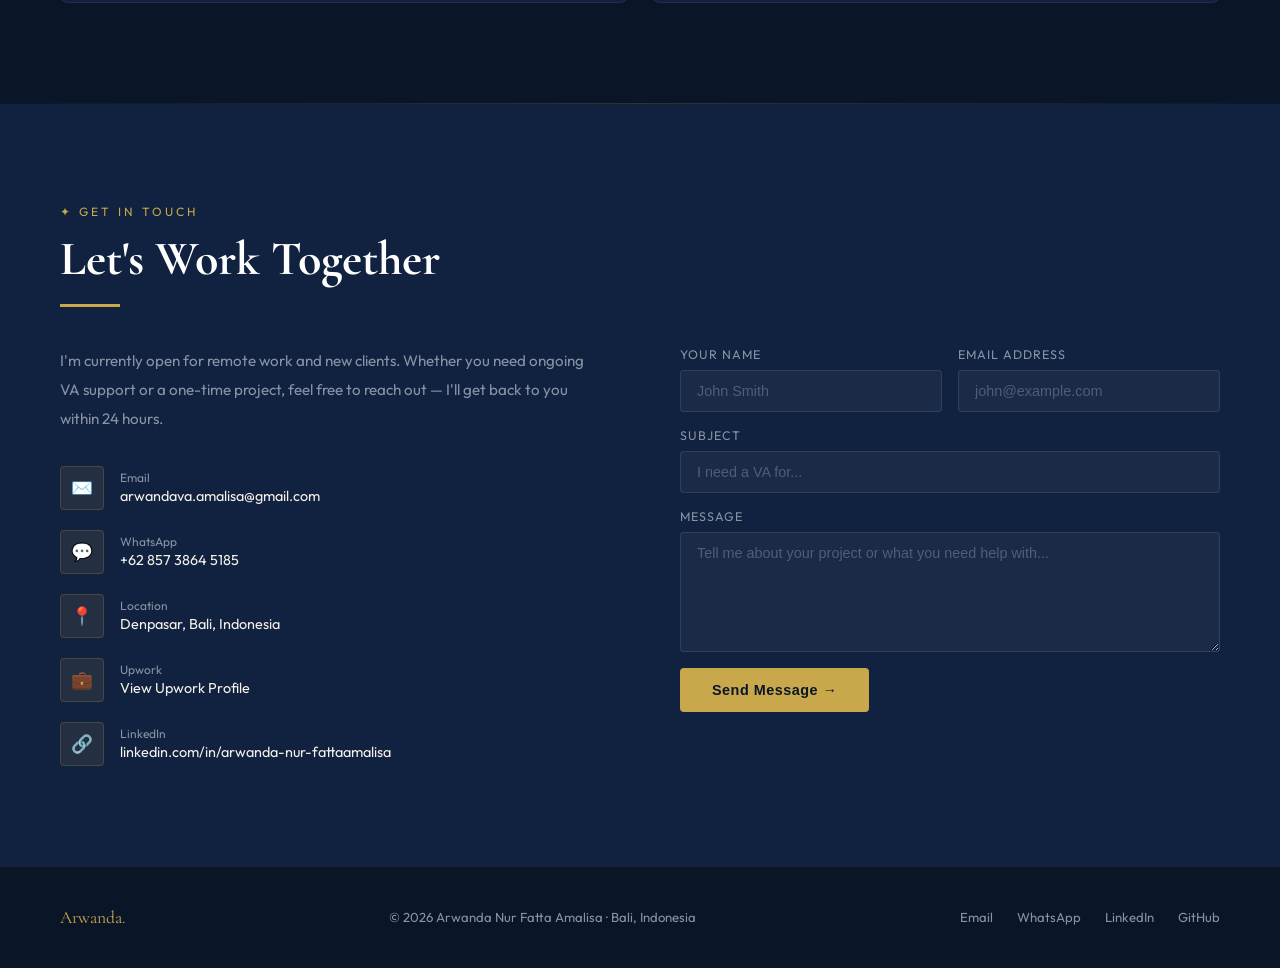
<file: index (4).html>
<!DOCTYPE html>
<html lang="en">
<head>
<meta charset="UTF-8">
<meta name="viewport" content="width=device-width, initial-scale=1.0">
<title>Arwanda Nur Fatta Amalisa — Technical VA & Personal Assistant</title>
<link rel="preconnect" href="https://fonts.googleapis.com">
<link href="https://fonts.googleapis.com/css2?family=Cormorant+Garamond:wght@400;600;700;900&family=Outfit:wght@300;400;500;600&display=swap" rel="stylesheet">
<style>
  :root {
    --navy: #0a1628;
    --navy-mid: #112240;
    --navy-light: #1d3a6e;
    --gold: #c9a84c;
    --gold-light: #e8c96a;
    --cream: #f5f0e8;
    --white: #ffffff;
    --gray: #8892a4;
    --light-gray: #ccd6f6;
  }

  * { margin: 0; padding: 0; box-sizing: border-box; }

  html { scroll-behavior: smooth; }

  body {
    background: var(--navy);
    color: var(--cream);
    font-family: 'Outfit', sans-serif;
    overflow-x: hidden;
    cursor: none;
  }

  /* CUSTOM CURSOR */
  .cursor-dot {
    width: 8px; height: 8px;
    background: var(--gold);
    border-radius: 50%;
    position: fixed; top: 0; left: 0;
    pointer-events: none; z-index: 99999;
    transform: translate(-50%, -50%);
    transition: transform 0.1s ease;
    box-shadow: 0 0 10px var(--gold), 0 0 20px rgba(201,168,76,0.5);
  }
  .cursor-ring {
    width: 32px; height: 32px;
    border: 1.5px solid rgba(201,168,76,0.6);
    border-radius: 50%;
    position: fixed; top: 0; left: 0;
    pointer-events: none; z-index: 99998;
    transform: translate(-50%, -50%);
    transition: all 0.12s ease;
  }
  .cursor-sparkle {
    position: fixed; pointer-events: none; z-index: 99997;
    border-radius: 50%;
    animation: sparkle-fade 0.6s ease forwards;
  }
  @keyframes sparkle-fade {
    0% { opacity: 1; transform: scale(1) translate(-50%, -50%); }
    100% { opacity: 0; transform: scale(0) translate(-50%, -50%); }
  }
  a, button { cursor: none; }

  /* NAV */
  nav {
    position: fixed; top: 0; width: 100%; z-index: 100;
    padding: 20px 60px;
    display: flex; justify-content: space-between; align-items: center;
    background: rgba(10, 22, 40, 0.92);
    backdrop-filter: blur(12px);
    border-bottom: 1px solid rgba(201, 168, 76, 0.15);
  }
  .nav-logo {
    font-family: 'Cormorant Garamond', serif;
    font-size: 1.4rem; color: var(--gold);
    letter-spacing: 2px; font-weight: 600;
  }
  .nav-links { display: flex; gap: 36px; list-style: none; }
  .nav-links a {
    color: var(--light-gray); text-decoration: none;
    font-size: 0.85rem; font-weight: 500; letter-spacing: 1.5px;
    text-transform: uppercase;
    transition: color 0.3s;
  }
  .nav-links a:hover { color: var(--gold); }

  /* HERO */
  .hero {
    min-height: 100vh;
    display: grid; grid-template-columns: 1fr 1fr;
    align-items: center;
    padding: 120px 60px 80px;
    position: relative;
    overflow: hidden;
  }
  .hero::before {
    content: '';
    position: absolute; top: -200px; right: -200px;
    width: 600px; height: 600px;
    background: radial-gradient(circle, rgba(201,168,76,0.08) 0%, transparent 70%);
    pointer-events: none;
  }
  .hero::after {
    content: '';
    position: absolute; bottom: -100px; left: -100px;
    width: 400px; height: 400px;
    background: radial-gradient(circle, rgba(29,58,110,0.6) 0%, transparent 70%);
    pointer-events: none;
  }
  .hero-text { z-index: 2; }
  .hero-tag {
    display: inline-block;
    background: rgba(201,168,76,0.1);
    border: 1px solid rgba(201,168,76,0.3);
    color: var(--gold);
    padding: 6px 16px; border-radius: 20px;
    font-size: 0.8rem; letter-spacing: 2px; text-transform: uppercase;
    margin-bottom: 24px;
    animation: fadeUp 0.8s ease both;
  }
  .hero h1 {
    font-family: 'Cormorant Garamond', serif;
    font-size: clamp(2.8rem, 5vw, 4.5rem);
    line-height: 1.1; font-weight: 900;
    color: var(--white);
    margin-bottom: 12px;
    animation: fadeUp 0.8s 0.1s ease both;
  }
  .hero h1 span { color: var(--gold); }
  .hero-subtitle {
    font-size: 1rem; color: var(--gray);
    line-height: 1.8; max-width: 480px;
    margin-bottom: 40px;
    animation: fadeUp 0.8s 0.2s ease both;
  }
  .hero-btns {
    display: flex; gap: 16px; flex-wrap: wrap;
    animation: fadeUp 0.8s 0.3s ease both;
  }
  .btn-primary {
    background: var(--gold);
    color: var(--navy);
    padding: 14px 32px; border-radius: 4px;
    font-weight: 600; font-size: 0.9rem;
    text-decoration: none; letter-spacing: 0.5px;
    transition: all 0.3s;
    border: 2px solid var(--gold);
  }
  .btn-primary:hover {
    background: transparent; color: var(--gold);
  }
  .btn-secondary {
    background: transparent;
    color: var(--cream);
    padding: 14px 32px; border-radius: 4px;
    font-weight: 500; font-size: 0.9rem;
    text-decoration: none; letter-spacing: 0.5px;
    border: 2px solid rgba(245,240,232,0.3);
    transition: all 0.3s;
  }
  .btn-secondary:hover {
    border-color: var(--gold); color: var(--gold);
  }
  .hero-image {
    display: flex; justify-content: center; align-items: center;
    z-index: 2;
    animation: fadeIn 1s 0.4s ease both;
  }
  .photo-frame {
    position: relative; width: 380px; height: 460px;
  }
  .photo-frame::before {
    content: '';
    position: absolute; top: 20px; right: -20px;
    width: 100%; height: 100%;
    border: 2px solid var(--gold);
    border-radius: 4px; z-index: -1;
    opacity: 0.5;
  }
  .photo-frame img, .photo-placeholder {
    width: 100%; height: 100%;
    object-fit: cover; border-radius: 4px;
    display: block;
  }
  .photo-placeholder {
    background: var(--navy-mid);
    border: 2px dashed rgba(201,168,76,0.3);
    display: flex; flex-direction: column;
    align-items: center; justify-content: center;
    gap: 12px; color: var(--gray);
    font-size: 0.85rem; text-align: center;
    padding: 20px;
  }
  .photo-placeholder .icon { font-size: 3rem; opacity: 0.4; }

  /* STATS */
  .stats-bar {
    background: var(--navy-mid);
    border-top: 1px solid rgba(201,168,76,0.1);
    border-bottom: 1px solid rgba(201,168,76,0.1);
    padding: 40px 60px;
    display: grid; grid-template-columns: repeat(4, 1fr);
    text-align: center; gap: 20px;
  }
  .stat-item {}
  .stat-num {
    font-family: 'Playfair Display', serif;
    font-size: 2.5rem; font-weight: 700;
    color: var(--gold);
  }
  .stat-label {
    font-size: 0.8rem; color: var(--gray);
    letter-spacing: 1px; text-transform: uppercase;
    margin-top: 4px;
  }

  /* SECTIONS */
  section { padding: 100px 60px; }
  .section-tag {
    font-size: 0.75rem; letter-spacing: 3px; text-transform: uppercase;
    color: var(--gold); margin-bottom: 12px;
  }
  .section-title {
    font-family: 'Cormorant Garamond', serif;
    font-size: clamp(2rem, 4vw, 3rem);
    font-weight: 700; color: var(--white);
    margin-bottom: 16px; line-height: 1.2;
  }
  .section-line {
    width: 60px; height: 3px;
    background: var(--gold); margin-bottom: 40px;
  }

  /* ABOUT */
  .about { background: var(--navy); }
  .about-grid {
    display: grid; grid-template-columns: 1fr 1fr;
    gap: 80px; align-items: center;
  }
  .about-text p {
    color: var(--gray); line-height: 1.9; font-size: 0.95rem;
    margin-bottom: 20px;
  }
  .about-text p strong { color: var(--cream); }
  .about-photo {
    position: relative;
  }
  .about-photo-frame {
    width: 100%; height: 400px;
    background: var(--navy-mid);
    border-radius: 4px;
    border: 2px dashed rgba(201,168,76,0.3);
    display: flex; flex-direction: column;
    align-items: center; justify-content: center;
    gap: 12px; color: var(--gray);
    font-size: 0.85rem; text-align: center;
    padding: 20px;
  }
  .about-photo-frame .icon { font-size: 3rem; opacity: 0.4; }
  .about-photo-frame p { color: var(--gray); font-size: 0.8rem; }

  /* SERVICES */
  .services { background: var(--navy-mid); }
  .services-grid {
    display: grid; grid-template-columns: repeat(3, 1fr);
    gap: 24px; margin-top: 20px;
  }
  .service-card {
    background: var(--navy);
    border: 1px solid rgba(201,168,76,0.1);
    border-radius: 8px; padding: 36px 28px;
    transition: all 0.3s; position: relative;
    overflow: hidden;
  }
  .service-card::before {
    content: '';
    position: absolute; top: 0; left: 0;
    width: 100%; height: 3px;
    background: var(--gold); opacity: 0;
    transition: opacity 0.3s;
  }
  .service-card:hover { transform: translateY(-6px); border-color: rgba(201,168,76,0.3); }
  .service-card:hover::before { opacity: 1; }
  .service-icon { font-size: 2.2rem; margin-bottom: 20px; }
  .service-title {
    font-family: 'Cormorant Garamond', serif;
    font-size: 1.2rem; color: var(--white);
    margin-bottom: 12px;
  }
  .service-desc {
    color: var(--gray); font-size: 0.88rem; line-height: 1.8;
    margin-bottom: 20px;
  }
  .service-tags { display: flex; flex-wrap: wrap; gap: 8px; }
  .tag {
    background: rgba(201,168,76,0.08);
    border: 1px solid rgba(201,168,76,0.2);
    color: var(--gold); padding: 4px 10px;
    border-radius: 3px; font-size: 0.75rem;
    letter-spacing: 0.5px;
  }

  /* TOOLS */
  .tools { background: var(--navy); }
  .tools-grid {
    display: grid; grid-template-columns: repeat(2, 1fr);
    gap: 32px;
  }
  .tool-category {
    background: var(--navy-mid);
    border: 1px solid rgba(201,168,76,0.1);
    border-radius: 8px; padding: 28px;
  }
  .tool-category-title {
    font-size: 0.8rem; letter-spacing: 2px; text-transform: uppercase;
    color: var(--gold); margin-bottom: 16px;
    display: flex; align-items: center; gap: 8px;
  }
  .tool-list {
    display: flex; flex-wrap: wrap; gap: 8px;
  }
  .tool-pill {
    background: rgba(255,255,255,0.04);
    border: 1px solid rgba(255,255,255,0.08);
    color: var(--light-gray); padding: 6px 14px;
    border-radius: 20px; font-size: 0.82rem;
    transition: all 0.2s;
  }
  .tool-pill:hover {
    background: rgba(201,168,76,0.1);
    border-color: rgba(201,168,76,0.3);
    color: var(--gold);
  }

  /* PORTFOLIO */
  .portfolio { background: var(--navy-mid); }
  .portfolio-grid {
    display: grid; grid-template-columns: repeat(3, 1fr);
    gap: 24px;
  }
  .portfolio-card {
    background: var(--navy);
    border: 1px solid rgba(201,168,76,0.1);
    border-radius: 8px; overflow: hidden;
    transition: all 0.3s;
  }
  .portfolio-card:hover { transform: translateY(-6px); border-color: rgba(201,168,76,0.3); }
  .portfolio-thumb {
    width: 100%; height: 200px;
    background: var(--navy-light);
    display: flex; flex-direction: column;
    align-items: center; justify-content: center;
    gap: 8px; color: var(--gray); font-size: 0.8rem;
    text-align: center; padding: 16px;
    position: relative; overflow: hidden;
  }
  .portfolio-thumb img {
    width: 100%; height: 100%; object-fit: cover;
    position: absolute; top: 0; left: 0;
  }
  .portfolio-thumb-placeholder { font-size: 2.5rem; opacity: 0.3; }
  .portfolio-info { padding: 24px; }
  .portfolio-label {
    font-size: 0.72rem; letter-spacing: 2px; text-transform: uppercase;
    color: var(--gold); margin-bottom: 8px;
  }
  .portfolio-name {
    font-family: 'Cormorant Garamond', serif;
    font-size: 1.1rem; color: var(--white);
    margin-bottom: 8px;
  }
  .portfolio-desc {
    color: var(--gray); font-size: 0.83rem; line-height: 1.7;
    margin-bottom: 16px;
  }
  .portfolio-link {
    color: var(--gold); font-size: 0.83rem;
    text-decoration: none; font-weight: 500;
    display: flex; align-items: center; gap: 6px;
    transition: gap 0.2s;
  }
  .portfolio-link:hover { gap: 10px; }

  /* VIDEO SECTION */
  .video-section { background: var(--navy); }
  .video-grid { display: grid; grid-template-columns: repeat(2, 1fr); gap: 24px; }
  .video-card {
    background: var(--navy-mid);
    border: 1px solid rgba(201,168,76,0.1);
    border-radius: 8px; overflow: hidden;
    transition: all 0.3s;
  }
  .video-card:hover { border-color: rgba(201,168,76,0.3); }
  .video-thumb {
    width: 100%; height: 220px;
    background: var(--navy-light);
    display: flex; flex-direction: column;
    align-items: center; justify-content: center;
    gap: 10px; position: relative;
  }
  .video-thumb video {
    width: 100%; height: 100%; object-fit: cover;
  }
  .video-placeholder-icon { font-size: 3rem; opacity: 0.3; }
  .video-placeholder-text { color: var(--gray); font-size: 0.8rem; text-align: center; padding: 0 20px; }
  .play-btn {
    position: absolute;
    width: 56px; height: 56px;
    background: rgba(201,168,76,0.9);
    border-radius: 50%;
    display: flex; align-items: center; justify-content: center;
    font-size: 1.2rem; color: var(--navy);
    cursor: pointer; transition: transform 0.2s;
  }
  .play-btn:hover { transform: scale(1.1); }
  .video-info { padding: 20px 24px; }
  .video-label {
    font-size: 0.72rem; letter-spacing: 2px; text-transform: uppercase;
    color: var(--gold); margin-bottom: 6px;
  }
  .video-name {
    font-family: 'Cormorant Garamond', serif;
    font-size: 1rem; color: var(--white); margin-bottom: 6px;
  }
  .video-desc { color: var(--gray); font-size: 0.82rem; line-height: 1.6; }

  /* CONTACT */
  .contact { background: var(--navy-mid); }
  .contact-grid {
    display: grid; grid-template-columns: 1fr 1fr;
    gap: 80px; align-items: start;
  }
  .contact-info p {
    color: var(--gray); line-height: 1.9; font-size: 0.95rem;
    margin-bottom: 32px;
  }
  .contact-items { display: flex; flex-direction: column; gap: 20px; }
  .contact-item {
    display: flex; align-items: center; gap: 16px;
  }
  .contact-icon {
    width: 44px; height: 44px;
    background: rgba(201,168,76,0.1);
    border: 1px solid rgba(201,168,76,0.2);
    border-radius: 4px;
    display: flex; align-items: center; justify-content: center;
    font-size: 1.1rem; flex-shrink: 0;
  }
  .contact-detail { font-size: 0.9rem; }
  .contact-detail span { color: var(--gray); font-size: 0.75rem; display: block; margin-bottom: 2px; }
  .contact-detail a { color: var(--cream); text-decoration: none; transition: color 0.2s; }
  .contact-detail a:hover { color: var(--gold); }
  .contact-form { display: flex; flex-direction: column; gap: 16px; }
  .form-row { display: grid; grid-template-columns: 1fr 1fr; gap: 16px; }
  .form-group { display: flex; flex-direction: column; gap: 8px; }
  .form-group label {
    font-size: 0.78rem; letter-spacing: 1px;
    text-transform: uppercase; color: var(--gray);
  }
  .form-group input, .form-group textarea {
    background: rgba(255,255,255,0.04);
    border: 1px solid rgba(255,255,255,0.1);
    border-radius: 4px; padding: 12px 16px;
    color: var(--cream); font-family: 'DM Sans', sans-serif;
    font-size: 0.9rem; transition: border-color 0.2s;
    outline: none;
  }
  .form-group input:focus, .form-group textarea:focus {
    border-color: var(--gold);
  }
  .form-group textarea { resize: vertical; min-height: 120px; }
  .form-group input::placeholder, .form-group textarea::placeholder { color: rgba(136,146,164,0.5); }
  .btn-submit {
    background: var(--gold); color: var(--navy);
    padding: 14px 32px; border-radius: 4px;
    font-weight: 600; font-size: 0.9rem;
    border: none; cursor: pointer;
    letter-spacing: 0.5px; transition: all 0.3s;
    width: fit-content;
  }
  .btn-submit:hover { background: var(--gold-light); }

  /* FOOTER */
  footer {
    background: var(--navy);
    border-top: 1px solid rgba(201,168,76,0.1);
    padding: 40px 60px;
    display: flex; justify-content: space-between; align-items: center;
  }
  .footer-logo {
    font-family: 'Cormorant Garamond', serif;
    font-size: 1.1rem; color: var(--gold);
  }
  .footer-text { color: var(--gray); font-size: 0.82rem; }
  .footer-links { display: flex; gap: 24px; }
  .footer-links a {
    color: var(--gray); text-decoration: none;
    font-size: 0.82rem; transition: color 0.2s;
  }
  .footer-links a:hover { color: var(--gold); }

  /* ANIMATIONS */
  @keyframes fadeUp {
    from { opacity: 0; transform: translateY(30px); }
    to { opacity: 1; transform: translateY(0); }
  }
  @keyframes fadeIn {
    from { opacity: 0; }
    to { opacity: 1; }
  }

  /* DIVIDER */
  .divider {
    width: 100%; height: 1px;
    background: linear-gradient(to right, transparent, rgba(201,168,76,0.2), transparent);
  }

  /* RESPONSIVE */
  @media (max-width: 900px) {
    nav { padding: 16px 24px; }
    .nav-links { display: none; }
    .hero { grid-template-columns: 1fr; padding: 100px 24px 60px; text-align: center; }
    .hero-image { display: none; }
    .hero-btns { justify-content: center; }
    .stats-bar { grid-template-columns: repeat(2, 1fr); padding: 40px 24px; }
    section { padding: 60px 24px; }
    .about-grid, .contact-grid { grid-template-columns: 1fr; gap: 40px; }
    .about-photo { display: none; }
    .services-grid, .portfolio-grid { grid-template-columns: 1fr; }
    .video-grid { grid-template-columns: 1fr; }
    .tools-grid { grid-template-columns: 1fr; }
    .form-row { grid-template-columns: 1fr; }
    footer { flex-direction: column; gap: 16px; text-align: center; padding: 32px 24px; }
  }

  /* HOW TO REPLACE PHOTOS note styling */
  .replace-note {
    background: rgba(201,168,76,0.06);
    border: 1px dashed rgba(201,168,76,0.25);
    border-radius: 6px; padding: 12px 16px;
    font-size: 0.78rem; color: var(--gray);
    margin-top: 10px; line-height: 1.6;
  }
  .replace-note strong { color: var(--gold); }
</style>
</head>
<body>
<div class="cursor-dot" id="cursorDot"></div>
<div class="cursor-ring" id="cursorRing"></div>

<!-- NAV -->
<nav>
  <div class="nav-logo">Arwanda.</div>
  <ul class="nav-links">
    <li><a href="#about">About</a></li>
    <li><a href="#services">Services</a></li>
    <li><a href="#tools">Tools</a></li>
    <li><a href="#portfolio">Portfolio</a></li>
    <li><a href="#contact">Contact</a></li>
  </ul>
</nav>

<!-- HERO -->
<section class="hero" id="home">
  <div class="hero-text">
    <div class="hero-tag">✦ Available for Remote Work</div>
    <h1>Hi, I'm <span>Arwanda</span> —<br>Your Technical VA<br>& Personal Assistant</h1>
    <p class="hero-subtitle">Based in Bali, Indonesia. I help busy founders and business owners stay organized, manage their digital tools, and keep everything running — so they can focus on growth.</p>
    <div class="hero-btns">
      <a href="#contact" class="btn-primary">Work With Me</a>
      <a href="#portfolio" class="btn-secondary">View Portfolio</a>
    </div>
  </div>
  <div class="hero-image">
    <div class="photo-frame">
      <!--
        HOW TO ADD YOUR PHOTO:
        1. Upload your photo to the same folder as this file
        2. Name it: photo-hero.jpg
        3. Replace the div below with: <img src="photo-hero.jpg" alt="Arwanda">
      -->
      <div class="photo-placeholder">
        <div class="icon">🖼️</div>
        <strong style="color: var(--gold); font-size:0.9rem;">Add Your Photo Here</strong>
        <p>Upload your photo & rename it<br><code style="color:var(--gold-light)">photo-hero.jpg</code><br>then replace this div with:<br><code style="color:var(--gold-light); font-size:0.75rem">&lt;img src="photo-hero.jpg"&gt;</code></p>
      </div>
    </div>
  </div>
</section>

<!-- STATS -->
<div class="stats-bar">
  <div class="stat-item">
    <div class="stat-num">3+</div>
    <div class="stat-label">International Clients</div>
  </div>
  <div class="stat-item">
    <div class="stat-num">2+</div>
    <div class="stat-label">Years Experience</div>
  </div>
  <div class="stat-item">
    <div class="stat-num">6+</div>
    <div class="stat-label">Web Projects Built</div>
  </div>
  <div class="stat-item">
    <div class="stat-num">99%</div>
    <div class="stat-label">Client Satisfaction</div>
  </div>
</div>

<div class="divider"></div>

<!-- ABOUT -->
<section class="about" id="about">
  <div class="about-grid">
    <div class="about-text">
      <div class="section-tag">✦ About Me</div>
      <h2 class="section-title">The Person<br>Behind the Work</h2>
      <div class="section-line"></div>
      <p>I'm <strong>Arwanda Nur Fatta Amalisa</strong>, a tech-savvy Virtual & Personal Assistant based in <strong>Bali, Indonesia</strong>. I combine technical skills with sharp organizational instincts to help entrepreneurs and small businesses run smoothly.</p>
      <p>My background spans <strong>executive personal assistance</strong> (supporting a neurology specialist), <strong>technical VA work</strong> for clients in Canada and Netherlands, and building my own web projects from scratch.</p>
      <p>I'm currently studying <strong>English Literature at Universitas Terbuka</strong> and am an active member of <strong>Magical Bali Toastmasters Club</strong> — so clear, professional communication is something I take seriously.</p>
      <p>I don't just do tasks — I think ahead, flag problems, and make sure nothing falls through the cracks.</p>
    </div>
    <div class="about-photo">
      <!--
        HOW TO ADD YOUR ABOUT PHOTO:
        1. Upload photo, rename it: photo-about.jpg
        2. Replace the div below with: <img src="photo-about.jpg" style="width:100%;height:400px;object-fit:cover;border-radius:4px;">
      -->
      <div class="about-photo-frame">
        <div class="icon">🖼️</div>
        <strong style="color:var(--gold)">Add Photo Here</strong>
        <p>Rename your photo to<br><code style="color:var(--gold-light)">photo-about.jpg</code><br>and replace this div</p>
      </div>
    </div>
  </div>
</section>

<div class="divider"></div>

<!-- SERVICES -->
<section class="services" id="services">
  <div class="section-tag">✦ What I Do</div>
  <h2 class="section-title">Services</h2>
  <div class="section-line"></div>
  <div class="services-grid">
    <div class="service-card">
      <div class="service-icon">🔧</div>
      <div class="service-title">Technical Support</div>
      <p class="service-desc">WordPress editing, basic website maintenance, ManyChat chatbot flows, tools setup and integration. I keep your digital presence running without you having to touch the tech.</p>
      <div class="service-tags">
        <span class="tag">WordPress</span>
        <span class="tag">ManyChat</span>
        <span class="tag">Tools Setup</span>
        <span class="tag">Web Edits</span>
      </div>
    </div>
    <div class="service-card">
      <div class="service-icon">📅</div>
      <div class="service-title">Personal Assistant</div>
      <p class="service-desc">Calendar management, email inbox handling, meeting coordination, document organization, and research. Proven experience as PA to a medical specialist — I handle complexity with calm.</p>
      <div class="service-tags">
        <span class="tag">Calendar</span>
        <span class="tag">Email Mgmt</span>
        <span class="tag">Scheduling</span>
        <span class="tag">Research</span>
      </div>
    </div>
    <div class="service-card">
      <div class="service-icon">💬</div>
      <div class="service-title">Customer Support</div>
      <p class="service-desc">Chat and email support, client communication, follow-ups, and complaint handling. Fluent English with Toastmasters training — I represent your brand professionally.</p>
      <div class="service-tags">
        <span class="tag">Email Support</span>
        <span class="tag">Chat Support</span>
        <span class="tag">Follow-up</span>
        <span class="tag">CRM</span>
      </div>
    </div>
    <div class="service-card">
      <div class="service-icon">🎨</div>
      <div class="service-title">AI Content Creation</div>
      <p class="service-desc">AI video production using HeyGen & ElevenLabs, image generation with Leonardo AI & Dreamina, and basic design with Canva. Streamline your content without a full creative team.</p>
      <div class="service-tags">
        <span class="tag">HeyGen</span>
        <span class="tag">ElevenLabs</span>
        <span class="tag">Leonardo AI</span>
        <span class="tag">Canva</span>
      </div>
    </div>
    <div class="service-card">
      <div class="service-icon">⚙️</div>
      <div class="service-title">Admin & Operations</div>
      <p class="service-desc">Data entry, spreadsheet management, report creation, invoice tracking, and general back-office support. Detail-oriented and accurate — your operations stay organized.</p>
      <div class="service-tags">
        <span class="tag">Data Entry</span>
        <span class="tag">Google Sheets</span>
        <span class="tag">Reporting</span>
        <span class="tag">MS Office</span>
      </div>
    </div>
    <div class="service-card">
      <div class="service-icon">🤖</div>
      <div class="service-title">Automation & Workflow</div>
      <p class="service-desc">Basic workflow automation and chatbot setup to reduce manual tasks. ManyChat flow builder with branching logic, WhatsApp integration, and simple automations via Make.com or n8n.</p>
      <div class="service-tags">
        <span class="tag">ManyChat</span>
        <span class="tag">Make.com</span>
        <span class="tag">n8n</span>
        <span class="tag">WhatsApp</span>
      </div>
    </div>

    <div class="service-card">
      <div class="service-icon">🛒</div>
      <div class="service-title">E-Commerce Support</div>
      <p class="service-desc">Product listing, order management, catalog updates, and customer inquiry handling across platforms. Experience with Shopee, Tokopedia, and WordPress-based stores.</p>
      <div class="service-tags">
        <span class="tag">Product Listing</span>
        <span class="tag">Order Mgmt</span>
        <span class="tag">WordPress</span>
        <span class="tag">Shopee</span>
      </div>
    </div>
  </div>
</section>

<div class="divider"></div>

<!-- TOOLS -->
<section class="tools" id="tools">
  <div class="section-tag">✦ Tech Stack</div>
  <h2 class="section-title">Tools & Technologies</h2>
  <div class="section-line"></div>
  <div class="tools-grid">
    <div class="tool-category">
      <div class="tool-category-title">🤖 Automation & CRM</div>
      <div class="tool-list">
        <span class="tool-pill">ManyChat</span>
        <span class="tool-pill">GoHighLevel</span>
        <span class="tool-pill">Make.com</span>
        <span class="tool-pill">n8n</span>
        <span class="tool-pill">Claude (No-Code)</span>
      </div>
    </div>
    <div class="tool-category">
      <div class="tool-category-title">🎨 AI & Creative</div>
      <div class="tool-list">
        <span class="tool-pill">HeyGen</span>
        <span class="tool-pill">ElevenLabs</span>
        <span class="tool-pill">Leonardo AI</span>
        <span class="tool-pill">Dreamina</span>
        <span class="tool-pill">CapCut</span>
        <span class="tool-pill">Gemini Veo 3</span>
        <span class="tool-pill">Canva</span>
      </div>
    </div>
    <div class="tool-category">
      <div class="tool-category-title">💬 Communication & Collab</div>
      <div class="tool-list">
        <span class="tool-pill">Slack</span>
        <span class="tool-pill">Zoom</span>
        <span class="tool-pill">Google Workspace</span>
        <span class="tool-pill">Trello</span>
        <span class="tool-pill">Microsoft Teams</span>
        <span class="tool-pill">Notion</span>
      </div>
    </div>
    <div class="tool-category">
      <div class="tool-category-title">🌐 Web & Development</div>
      <div class="tool-list">
        <span class="tool-pill">WordPress</span>
        <span class="tool-pill">GitHub</span>
        <span class="tool-pill">Vercel</span>
        <span class="tool-pill">HTML/CSS</span>
        <span class="tool-pill">JavaScript</span>
      </div>
    </div>
    <div class="tool-category">
      <div class="tool-category-title">📦 E-Commerce</div>
      <div class="tool-list">
        <span class="tool-pill">Shopee</span>
        <span class="tool-pill">Tokopedia</span>
        <span class="tool-pill">Olsera POS</span>
        <span class="tool-pill">SmartSeller</span>
      </div>
    </div>
    <div class="tool-category">
      <div class="tool-category-title">📊 Office & Productivity</div>
      <div class="tool-list">
        <span class="tool-pill">Microsoft Excel</span>
        <span class="tool-pill">Google Sheets</span>
        <span class="tool-pill">Microsoft Word</span>
        <span class="tool-pill">Google Docs</span>
        <span class="tool-pill">Skool</span>
      </div>
    </div>
  </div>
</section>

<div class="divider"></div>

<!-- PORTFOLIO -->
<section class="portfolio" id="portfolio">
  <div class="section-tag">✦ My Work</div>
  <h2 class="section-title">Web Projects</h2>
  <div class="section-line"></div>
  <div class="portfolio-grid">

    <div class="portfolio-card">
      <div class="portfolio-thumb">
        <!--
          HOW TO ADD SCREENSHOT:
          1. Take screenshot of the website
          2. Save as: ss-nurpay.jpg
          3. Replace placeholder div with: <img src="ss-nurpay.jpg" alt="NurPay">
        -->
        <div class="portfolio-thumb-placeholder">🌙</div>
        <span style="color:var(--gray);font-size:0.75rem">Add screenshot: ss-nurpay.jpg</span>
      </div>
      <div class="portfolio-info">
        <div class="portfolio-label">Web App · HTML/CSS/JS</div>
        <div class="portfolio-name">NurPay — Zakat & Charity Ecosystem</div>
        <p class="portfolio-desc">Zakat calculator (Mal/Fitrah/Fidyah), AI Assistant, real-time impact dashboard, and distribution recommendations.</p>
        <a href="https://nurpay.vercel.app" target="_blank" class="portfolio-link">View Live →</a>
      </div>
    </div>

    <div class="portfolio-card">
      <div class="portfolio-thumb">
        <div class="portfolio-thumb-placeholder">🧚</div>
        <span style="color:var(--gray);font-size:0.75rem">Add screenshot: ss-wishywaxi.jpg</span>
      </div>
      <div class="portfolio-info">
        <div class="portfolio-label">E-Commerce · HTML/CSS/JS</div>
        <div class="portfolio-name">WishyWaxi — Fairy Tale Store</div>
        <p class="portfolio-desc">Digital products store with coloring books, sticker packs, custom avatars, and landing page services.</p>
        <a href="https://wishywaxi.vercel.app" target="_blank" class="portfolio-link">View Live →</a>
      </div>
    </div>

    <div class="portfolio-card">
      <div class="portfolio-thumb">
        <div class="portfolio-thumb-placeholder">🍪</div>
        <span style="color:var(--gray);font-size:0.75rem">Add screenshot: ss-dapur.jpg</span>
      </div>
      <div class="portfolio-info">
        <div class="portfolio-label">E-Commerce · HTML/CSS/JS</div>
        <div class="portfolio-name">Dapur Nusantara — Snacks Store</div>
        <p class="portfolio-desc">Product catalog with promo discounts, delivery info, and customer ratings for local snack business.</p>
        <a href="https://dapurnusantara.vercel.app" target="_blank" class="portfolio-link">View Live →</a>
      </div>
    </div>

    <div class="portfolio-card">
      <div class="portfolio-thumb">
        <div class="portfolio-thumb-placeholder">💰</div>
        <span style="color:var(--gray);font-size:0.75rem">Add screenshot: ss-finai.jpg</span>
      </div>
      <div class="portfolio-info">
        <div class="portfolio-label">Web App · JavaScript</div>
        <div class="portfolio-name">FinAI — Smart Budget Planner</div>
        <p class="portfolio-desc">Track income & expenses, budget by category, view balance & saving rate with full transaction history.</p>
        <a href="https://finai-budget-app-o3kb.vercel.app" target="_blank" class="portfolio-link">View Live →</a>
      </div>
    </div>

    <div class="portfolio-card">
      <div class="portfolio-thumb">
        <div class="portfolio-thumb-placeholder">🏝️</div>
        <span style="color:var(--gray);font-size:0.75rem">Add screenshot: ss-baliexplorer.jpg</span>
      </div>
      <div class="portfolio-info">
        <div class="portfolio-label">AI Integration · HTML/CSS/JS</div>
        <div class="portfolio-name">BaliExplorer AI — Travel Assistant</div>
        <p class="portfolio-desc">"Wayan" AI chatbot for villa, culture, beach recommendations, and custom Bali itineraries.</p>
        <a href="https://bali-explorer-ai.vercel.app" target="_blank" class="portfolio-link">View Live →</a>
      </div>
    </div>

    <div class="portfolio-card">
      <div class="portfolio-thumb">
        <!--
          CARA TAMBAH SCREENSHOT:
          1. Screenshot hasil Make.com workflow kamu
          2. Save sebagai: ss-makecom.jpg
          3. Ganti div ini dengan: <img src="ss-makecom.jpg" alt="Make.com">
        -->
        <div class="portfolio-thumb-placeholder">⚙️</div>
        <span style="color:var(--gray);font-size:0.75rem">Add screenshot: ss-makecom.jpg</span>
      </div>
      <div class="portfolio-info">
        <div class="portfolio-label">Automation · Make.com</div>
        <div class="portfolio-name">Workflow Automation — Make.com</div>
        <p class="portfolio-desc">Automated business workflow connecting multiple apps — triggering actions and eliminating manual repetitive tasks for clients.</p>
        <!-- GANTI # DENGAN LINK SCREENSHOT ATAU PROJECT KAMU -->
        <a href="#" class="portfolio-link">View Project →</a>
      </div>
    </div>

    <div class="portfolio-card">
      <div class="portfolio-thumb">
        <!--
          CARA TAMBAH SCREENSHOT:
          1. Screenshot n8n workflow kamu
          2. Save sebagai: ss-n8n.jpg
          3. Ganti div ini dengan: <img src="ss-n8n.jpg" alt="n8n">
        -->
        <div class="portfolio-thumb-placeholder">🔗</div>
        <span style="color:var(--gray);font-size:0.75rem">Add screenshot: ss-n8n.jpg</span>
      </div>
      <div class="portfolio-info">
        <div class="portfolio-label">Automation · n8n</div>
        <div class="portfolio-name">Workflow Automation — n8n</div>
        <p class="portfolio-desc">Automation workflow using n8n — integrating multiple tools and automating data flow between platforms seamlessly.</p>
        <!-- GANTI # DENGAN LINK SCREENSHOT ATAU PROJECT KAMU -->
        <a href="#" class="portfolio-link">View Project →</a>
      </div>
    </div>

    <div class="portfolio-card">
      <div class="portfolio-thumb">
        <!--
          CARA TAMBAH SCREENSHOT:
          1. Screenshot ManyChat flow kamu
          2. Save sebagai: ss-manychat.jpg
          3. Ganti div ini dengan: <img src="ss-manychat.jpg" alt="ManyChat">
        -->
        <div class="portfolio-thumb-placeholder">💬</div>
        <span style="color:var(--gray);font-size:0.75rem">Add screenshot: ss-manychat.jpg</span>
      </div>
      <div class="portfolio-info">
        <div class="portfolio-label">Chatbot · ManyChat</div>
        <div class="portfolio-name">Chatbot Flow — ManyChat</div>
        <p class="portfolio-desc">Interactive chatbot flow with branching logic, lead qualification, personalized responses, and WhatsApp integration for a beauty brand client.</p>
        <!-- GANTI # DENGAN LINK SCREENSHOT ATAU PROJECT KAMU -->
        <a href="#" class="portfolio-link">View Project →</a>
      </div>
    </div>

  </div>
</section>

<div class="divider"></div>

<!-- VIDEO PORTFOLIO -->
<section class="video-section" id="videos">
  <div class="section-tag">✦ AI Content Work</div>
  <h2 class="section-title">Video Portfolio</h2>
  <div class="section-line"></div>
  <div class="video-grid">

    <div class="video-card">
      <div class="video-thumb">
        <!--
          HOW TO ADD YOUR VIDEO:
          Option A — Local video file:
          1. Save video as: video-1.mp4
          2. Replace placeholder with:
          <video controls><source src="video-1.mp4" type="video/mp4"></video>

          Option B — YouTube embed:
          Replace the entire .video-thumb div with:
          <iframe width="100%" height="220" src="https://www.youtube.com/embed/YOUR_VIDEO_ID" frameborder="0" allowfullscreen></iframe>
        -->
        <div class="video-placeholder-icon">🎬</div>
        <div class="video-placeholder-text">Add your AI video here<br><code style="color:var(--gold-light);font-size:0.75rem">video-1.mp4</code> or YouTube embed</div>
        <div class="play-btn">▶</div>
      </div>
      <div class="video-info">
        <div class="video-label">AI Video · HeyGen</div>
        <div class="video-name">AI Avatar Video — Sample Work</div>
        <p class="video-desc">AI-generated avatar video created using HeyGen for a wellness brand client. Add your actual video here.</p>
      </div>
    </div>

    <div class="video-card">
      <div class="video-thumb">
        <div class="video-placeholder-icon">🎬</div>
        <div class="video-placeholder-text">Add your AI video here<br><code style="color:var(--gold-light);font-size:0.75rem">video-2.mp4</code> or YouTube embed</div>
        <div class="play-btn">▶</div>
      </div>
      <div class="video-info">
        <div class="video-label">AI Video · Leonardo AI + CapCut</div>
        <div class="video-name">AI Image-to-Video — Sample Work</div>
        <p class="video-desc">AI-generated video content using Leonardo AI and CapCut. Replace with your actual portfolio video.</p>
      </div>
    </div>

  </div>
</section>

<div class="divider"></div>

<!-- CONTACT -->
<section class="contact" id="contact">
  <div class="section-tag">✦ Get In Touch</div>
  <h2 class="section-title">Let's Work Together</h2>
  <div class="section-line"></div>
  <div class="contact-grid">
    <div class="contact-info">
      <p>I'm currently open for remote work and new clients. Whether you need ongoing VA support or a one-time project, feel free to reach out — I'll get back to you within 24 hours.</p>
      <div class="contact-items">
        <div class="contact-item">
          <div class="contact-icon">✉️</div>
          <div class="contact-detail">
            <span>Email</span>
            <a href="mailto:arwandava.amalisa@gmail.com">arwandava.amalisa@gmail.com</a>
          </div>
        </div>
        <div class="contact-item">
          <div class="contact-icon">💬</div>
          <div class="contact-detail">
            <span>WhatsApp</span>
            <a href="https://wa.me/6285738645185" target="_blank">+62 857 3864 5185</a>
          </div>
        </div>
        <div class="contact-item">
          <div class="contact-icon">📍</div>
          <div class="contact-detail">
            <span>Location</span>
            <a>Denpasar, Bali, Indonesia</a>
          </div>
        </div>
        <div class="contact-item">
          <div class="contact-icon">💼</div>
          <div class="contact-detail">
            <span>Upwork</span>
            <a href="https://www.upwork.com" target="_blank">View Upwork Profile</a>
          </div>
        </div>
        <div class="contact-item">
          <div class="contact-icon">🔗</div>
          <div class="contact-detail">
            <span>LinkedIn</span>
            <a href="https://linkedin.com/in/arwanda-nur-fattaamalisa" target="_blank">linkedin.com/in/arwanda-nur-fattaamalisa</a>
          </div>
        </div>
      </div>
    </div>
    <div>
      <form class="contact-form" onsubmit="handleSubmit(event)">
        <div class="form-row">
          <div class="form-group">
            <label>Your Name</label>
            <input type="text" placeholder="John Smith" required>
          </div>
          <div class="form-group">
            <label>Email Address</label>
            <input type="email" placeholder="john@example.com" required>
          </div>
        </div>
        <div class="form-group">
          <label>Subject</label>
          <input type="text" placeholder="I need a VA for...">
        </div>
        <div class="form-group">
          <label>Message</label>
          <textarea placeholder="Tell me about your project or what you need help with..."></textarea>
        </div>
        <button type="submit" class="btn-submit">Send Message →</button>
      </form>
    </div>
  </div>
</section>

<!-- FOOTER -->
<footer>
  <div class="footer-logo">Arwanda.</div>
  <div class="footer-text">© 2026 Arwanda Nur Fatta Amalisa · Bali, Indonesia</div>
  <div class="footer-links">
    <a href="mailto:arwandava.amalisa@gmail.com">Email</a>
    <a href="https://wa.me/6285738645185" target="_blank">WhatsApp</a>
    <a href="https://linkedin.com/in/arwanda-nur-fattaamalisa" target="_blank">LinkedIn</a>
    <a href="https://github.com/arwandavaamalisa" target="_blank">GitHub</a>
  </div>
</footer>

<script>
// CUSTOM SPARKLE CURSOR
const dot = document.getElementById('cursorDot');
const ring = document.getElementById('cursorRing');
const colors = ['#c9a84c','#e8c96a','#ffffff','#ffd700','#ffe680'];
let mouseX = 0, mouseY = 0;

document.addEventListener('mousemove', (e) => {
  mouseX = e.clientX; mouseY = e.clientY;
  dot.style.left = mouseX + 'px';
  dot.style.top = mouseY + 'px';
  setTimeout(() => {
    ring.style.left = mouseX + 'px';
    ring.style.top = mouseY + 'px';
  }, 60);

  // sparkle trail
  if (Math.random() > 0.6) {
    const spark = document.createElement('div');
    spark.className = 'cursor-sparkle';
    const size = Math.random() * 6 + 2;
    const color = colors[Math.floor(Math.random() * colors.length)];
    spark.style.cssText = `
      width:${size}px; height:${size}px;
      background:${color};
      left:${mouseX + (Math.random()-0.5)*20}px;
      top:${mouseY + (Math.random()-0.5)*20}px;
      box-shadow: 0 0 ${size*2}px ${color};
    `;
    document.body.appendChild(spark);
    setTimeout(() => spark.remove(), 600);
  }
});

document.addEventListener('mouseleave', () => {
  dot.style.opacity = '0'; ring.style.opacity = '0';
});
document.addEventListener('mouseenter', () => {
  dot.style.opacity = '1'; ring.style.opacity = '1';
});

// hover effect on links
document.querySelectorAll('a, button, .service-card, .portfolio-card').forEach(el => {
  el.addEventListener('mouseenter', () => {
    ring.style.width = '50px';
    ring.style.height = '50px';
    ring.style.borderColor = 'rgba(201,168,76,0.9)';
    ring.style.background = 'rgba(201,168,76,0.05)';
  });
  el.addEventListener('mouseleave', () => {
    ring.style.width = '32px';
    ring.style.height = '32px';
    ring.style.borderColor = 'rgba(201,168,76,0.6)';
    ring.style.background = 'transparent';
  });
});


function handleSubmit(e) {
  e.preventDefault();
  alert('Thanks for your message! I will get back to you within 24 hours.');
  e.target.reset();
}

// Scroll animation
const observer = new IntersectionObserver((entries) => {
  entries.forEach(entry => {
    if (entry.isIntersecting) {
      entry.target.style.opacity = '1';
      entry.target.style.transform = 'translateY(0)';
    }
  });
}, { threshold: 0.1 });

document.querySelectorAll('.service-card, .portfolio-card, .tool-category, .video-card').forEach(el => {
  el.style.opacity = '0';
  el.style.transform = 'translateY(20px)';
  el.style.transition = 'opacity 0.5s ease, transform 0.5s ease';
  observer.observe(el);
});
</script>
</body>
</html>
</file>
<file: style.css>
/* ==========================================================================
   TOKENS
   ========================================================================== */
:root{
  --paper:      #F1E7D6;   /* warm ivory ground */
  --paper-tint: #E9DAC0;   /* slightly deeper tint for alt sections */
  --card:       #FBF5E9;   /* lifted card surface */
  --espresso:   #2C2018;   /* primary text, near-black brown */
  --walnut:     #6B5340;   /* secondary text */
  --walnut-40:  rgba(107,83,64,0.4);
  --gold:       #A97A3E;   /* antique gold accent */
  --gold-soft:  #C79A5E;
  --wine:       #7A2B2B;   /* deep burgundy accent, used sparingly */
  --line:       rgba(44,32,24,0.14);
  --line-soft:  rgba(44,32,24,0.08);

  --display: "Fraunces", serif;
  --body: "Work Sans", sans-serif;
  --mono: "IBM Plex Mono", monospace;

  --maxw: 1120px;
  --pad: clamp(1.5rem, 4vw, 3.5rem);
  --radius: 4px;
}

*{ box-sizing: border-box; }
html{ scroll-behavior: smooth; }

@media (prefers-reduced-motion: reduce){
  html{ scroll-behavior: auto; }
  *{ animation-duration: 0.001ms !important; animation-iteration-count: 1 !important; transition-duration: 0.001ms !important; }
}

body{
  margin:0;
  background: var(--paper);
  color: var(--espresso);
  font-family: var(--body);
  font-weight: 400;
  line-height: 1.6;
  -webkit-font-smoothing: antialiased;
}

::selection{ background: var(--gold); color: var(--card); }

a{ color: inherit; text-decoration: none; }

:focus-visible{
  outline: 2px solid var(--wine);
  outline-offset: 3px;
}

img{ max-width: 100%; display:block; }
ul{ margin:0; padding:0; list-style:none; }
h1,h2,h3,h4{ margin:0; font-family: var(--display); font-weight: 500; color: var(--espresso); }
p{ margin:0; }

/* subtle paper grain overlay */
.grain{
  position: fixed; inset:0; pointer-events:none; z-index: 500;
  opacity: 0.035; mix-blend-mode: multiply;
  background-image: url("data:image/svg+xml,%3Csvg xmlns='http://www.w3.org/2000/svg' width='120' height='120'%3E%3Cfilter id='n'%3E%3CfeTurbulence type='fractalNoise' baseFrequency='0.9' numOctaves='2' stitchTiles='stitch'/%3E%3C/filter%3E%3Crect width='100%25' height='100%25' filter='url(%23n)'/%3E%3C/svg%3E");
}

.section-inner{
  max-width: var(--maxw);
  margin: 0 auto;
  padding-left: var(--pad);
  padding-right: var(--pad);
}

.kicker{
  font-family: var(--mono);
  font-size: 0.72rem;
  letter-spacing: 0.14em;
  text-transform: uppercase;
  color: var(--gold);
  margin: 0 0 0.9rem;
}
.kicker.center{ text-align:center; }
h2.center{ text-align:center; }

/* ==========================================================================
   NAV
   ========================================================================== */
.nav{
  position: sticky; top:0; z-index: 100;
  background: rgba(241,231,214,0.86);
  backdrop-filter: blur(10px);
  border-bottom: 1px solid var(--line-soft);
}
.nav-inner{
  max-width: var(--maxw); margin:0 auto; padding: 0.9rem var(--pad);
  display:flex; align-items:center; justify-content:space-between;
}
.nav-mark{ display:flex; align-items:center; gap:0.6rem; }
.mark-ring{
  width: 30px; height:30px; border-radius:50%;
  border:1px solid var(--espresso);
  display:flex; align-items:center; justify-content:center;
  font-family: var(--display); font-size: 0.95rem;
}
.nav-name{ font-family: var(--display); font-size: 1.02rem; letter-spacing: 0.01em; }

.nav-links{ display:flex; align-items:center; gap: 2rem; font-size: 0.88rem; }
.nav-links a{ position:relative; padding: 0.2rem 0; color: var(--walnut); transition: color 0.2s; }
.nav-links a:hover{ color: var(--espresso); }
.nav-links a::after{
  content:""; position:absolute; left:0; right:0; bottom:-3px; height:1px;
  background: var(--gold); transform: scaleX(0); transform-origin:left; transition: transform .25s ease;
}
.nav-links a:hover::after{ transform: scaleX(1); }
.nav-cta{
  border: 1px solid var(--espresso); padding: 0.5rem 1rem; border-radius: var(--radius);
  color: var(--espresso) !important;
}
.nav-cta::after{ display:none; }
.nav-cta:hover{ background: var(--espresso); color: var(--paper) !important; }

.nav-toggle{ display:none; background:none; border:none; cursor:pointer; padding: 0.4rem; }
.nav-toggle span{ display:block; width:22px; height:1px; background: var(--espresso); margin:5px 0; transition: 0.2s; }

/* ==========================================================================
   HERO
   ========================================================================== */
.hero{
  padding: clamp(4rem, 10vw, 7.5rem) var(--pad) 0;
  max-width: var(--maxw); margin: 0 auto;
}
.hero-top{
  display:grid;
  grid-template-columns: 1.5fr 1fr;
  gap: clamp(2rem, 5vw, 4rem);
  align-items: center;
}
.hero-inner{ max-width: 620px; }

.hero-photo{
  position: relative;
  aspect-ratio: 3 / 4.4;
  border-radius: var(--radius);
  overflow: hidden;
  border: 1px solid var(--line);
  background: var(--card);
  justify-self: end;
  width: 100%;
  max-width: 360px;
}
.hero-photo::after{
  content:"";
  position:absolute; inset:0;
  box-shadow: inset 0 0 0 1px rgba(44,32,24,0.06);
  pointer-events: none;
}
.hero-photo img{
  width:100%; height:100%; object-fit: cover;
  object-position: top center;
  filter: sepia(8%) saturate(92%);
}
.eyebrow{
  display:inline-flex; align-items:center; gap:0.5rem;
  font-family: var(--mono); font-size: 0.75rem; letter-spacing:0.08em; text-transform:uppercase;
  color: var(--walnut); margin-bottom: 1.6rem;
}
.dot{ width:6px; height:6px; border-radius:50%; background: var(--wine); display:inline-block; }

.hero-title{
  font-size: clamp(2.4rem, 5.6vw, 4.4rem);
  line-height: 1.08;
  letter-spacing: -0.01em;
  font-weight: 500;
}
.hero-title .ital{ font-style: italic; color: var(--wine); font-weight: 400; }

.hero-role{
  font-family: var(--mono);
  font-size: clamp(0.85rem, 1.4vw, 1rem);
  color: var(--gold);
  margin-top: 1.5rem;
  letter-spacing: 0.03em;
}
.hero-role .sep{ color: var(--line); margin: 0 0.3em; }

.hero-lede{
  margin-top: 1.4rem;
  max-width: 560px;
  color: var(--walnut);
  font-size: 1.05rem;
}

.hero-actions{ display:flex; gap: 1rem; margin-top: 2.4rem; flex-wrap: wrap; }
.btn{
  display:inline-flex; align-items:center; justify-content:center;
  padding: 0.85rem 1.6rem; font-size: 0.92rem; border-radius: var(--radius);
  transition: all 0.22s ease; font-family: var(--body); font-weight: 500;
  border: 1px solid transparent; cursor:pointer;
}
.btn-primary{ background: var(--espresso); color: var(--paper); }
.btn-primary:hover{ background: var(--wine); }
.btn-ghost{ border-color: var(--espresso); color: var(--espresso); }
.btn-ghost:hover{ background: var(--espresso); color: var(--paper); }

.hero-stats{
  margin-top: clamp(3.5rem, 8vw, 6rem);
  border-top: 1px solid var(--line);
  display:grid; grid-template-columns: repeat(4, 1fr);
}
.stat{
  padding: 1.6rem var(--pad) 1.8rem 0;
  border-right: 1px solid var(--line);
}
.stat:last-child{ border-right:none; }
.stat-num{
  display:block; font-family: var(--display); font-size: clamp(1.8rem, 3.4vw, 2.6rem);
  color: var(--wine);
}
.stat-label{
  display:block; font-family: var(--mono); font-size: 0.68rem; letter-spacing: 0.06em;
  text-transform: uppercase; color: var(--walnut); margin-top: 0.4rem;
}

/* ==========================================================================
   SECTION GENERIC
   ========================================================================== */
.section{ padding: clamp(4rem, 9vw, 7rem) 0; }
.section-tint{ background: var(--paper-tint); }
.section h2{
  font-size: clamp(1.7rem, 3.4vw, 2.4rem);
  max-width: 640px;
  margin-bottom: 2.6rem;
}
.section > .section-inner > h2.center{ margin-left:auto; margin-right:auto; }

/* ==========================================================================
   ABOUT
   ========================================================================== */
.about-grid{
  display:grid;
  grid-template-columns: auto 1.5fr 1fr;
  gap: clamp(2rem, 5vw, 4rem);
  align-items: start;
}
.seal{ color: var(--gold); padding-top: 0.4rem; }
.about-copy p{ color: var(--walnut); margin-top: 1.1rem; max-width: 52ch; }
.about-copy p:first-of-type{ margin-top: 1.4rem; }
.about-facts{ display:flex; flex-direction:column; gap: 1.3rem; padding-top: 0.4rem; }
.fact{ border-top: 1px solid var(--line); padding-top: 0.7rem; }
.fact span{ display:block; font-family: var(--mono); font-size: 0.68rem; text-transform: uppercase; letter-spacing: 0.06em; color: var(--gold); margin-bottom: 0.3rem; }
.fact strong{ font-weight: 500; font-size: 0.94rem; }

/* ==========================================================================
   SERVICES
   ========================================================================== */
.services-grid{
  display:grid; grid-template-columns: repeat(3, 1fr); gap: 1.5rem; margin-top: 3rem;
}
.service-card{
  background: var(--card); border: 1px solid var(--line); border-radius: var(--radius);
  padding: 2.2rem 1.8rem; transition: transform 0.25s ease, box-shadow 0.25s ease;
}
.service-card:hover{ transform: translateY(-4px); box-shadow: 0 14px 30px rgba(44,32,24,0.08); }
.service-num{
  font-family: var(--mono); color: var(--gold-soft); font-size: 0.85rem; display:block; margin-bottom: 1.2rem;
}
.service-card h3{ font-size: 1.25rem; margin-bottom: 0.8rem; }
.service-card p{ color: var(--walnut); font-size: 0.94rem; margin-bottom: 1.3rem; }
.tag-list{ display:flex; flex-wrap:wrap; gap: 0.5rem; }
.tag-list li{
  font-family: var(--mono); font-size: 0.66rem; letter-spacing: 0.03em; text-transform: uppercase;
  color: var(--walnut); border: 1px solid var(--line); border-radius: 20px; padding: 0.3rem 0.7rem;
}

/* ==========================================================================
   TIMELINE
   ========================================================================== */
.timeline{ position: relative; margin-top: 1rem; }
.timeline::before{
  content:""; position:absolute; left: 128px; top: 8px; bottom: 8px; width:1px; background: var(--line);
}
.tl-item{
  display:grid; grid-template-columns: 128px 1fr; gap: 2.2rem;
  padding: 2rem 0; border-top: 1px solid var(--line-soft);
  position: relative;
}
.tl-item:first-child{ border-top: none; }
.tl-date{ padding-top: 0.15rem; }
.tl-date span{ display:block; font-family: var(--display); font-size: 1.2rem; color: var(--wine); }
.tl-date small{ display:block; font-family: var(--mono); font-size: 0.68rem; color: var(--walnut); margin-top: 0.2rem; text-transform: uppercase; letter-spacing: 0.04em; }
.tl-content h3{ font-size: 1.15rem; font-weight: 500; margin-bottom: 1rem; }
.tl-co{ font-family: var(--body); font-weight: 400; font-size: 0.92rem; color: var(--walnut); display:block; margin-top: 0.25rem; }
.tl-content ul{ display:flex; flex-direction:column; gap: 0.55rem; }
.tl-content li{
  position: relative; padding-left: 1.1rem; color: var(--walnut); font-size: 0.93rem;
}
.tl-content li::before{
  content:""; position:absolute; left:0; top: 0.55em; width:4px; height:4px; background: var(--gold); border-radius:50%;
}

/* ==========================================================================
   WORK
   ========================================================================== */
.work-grid{ display:grid; grid-template-columns: repeat(2, 1fr); gap: 1.6rem; margin-top: 3rem; }
.work-card{
  background: var(--card); border:1px solid var(--line); border-radius: var(--radius); overflow:hidden;
  transition: transform 0.25s ease, box-shadow 0.25s ease;
}
.work-card:hover{ transform: translateY(-4px); box-shadow: 0 14px 30px rgba(44,32,24,0.08); }
.work-thumb{
  height: 170px;
  overflow: hidden;
  background: var(--paper-tint);
}
.work-thumb img{
  width: 100%; height: 100%; object-fit: cover; object-position: top center;
  display:block; transition: transform 0.4s ease;
}
.work-card:hover .work-thumb img{ transform: scale(1.04); }
.work-card h3{ font-size: 1.1rem; margin: 1.4rem 1.6rem 0.4rem; }
.work-tools{ font-family: var(--mono); font-size: 0.68rem; text-transform:uppercase; letter-spacing:0.04em; color: var(--gold); margin: 0 1.6rem 0.9rem; }
.work-card > p:last-of-type{ color: var(--walnut); font-size: 0.92rem; margin: 0 1.6rem 1.6rem; }
.work-link{
  display:inline-block; margin: 0 1.6rem 1.6rem; font-family: var(--mono);
  font-size: 0.78rem; color: var(--wine); border-bottom: 1px solid transparent; transition: border-color 0.2s;
}
.work-link:hover{ border-color: var(--wine); }

/* ==========================================================================
   SKILLS
   ========================================================================== */
.skills-cols{ display:grid; grid-template-columns: repeat(4, 1fr); gap: 2rem; margin-top: 2.5rem; }
.skill-col h4{
  font-family: var(--mono); font-size: 0.7rem; text-transform: uppercase; letter-spacing: 0.06em;
  color: var(--gold); font-weight: 500; margin-bottom: 1rem;
}
.pills{ display:flex; flex-direction:column; gap: 0.55rem; }
.pills span{ font-size: 0.9rem; color: var(--walnut); }
.pills span::before{ content:"— "; color: var(--line); }

.soft-skills{
  margin-top: 3rem; padding-top: 2rem; border-top: 1px solid var(--line);
  display:flex; flex-wrap: wrap; gap: 0.6rem;
}
.soft-skills span{
  font-size: 0.82rem; color: var(--espresso); background: var(--card);
  border: 1px solid var(--line); border-radius: 20px; padding: 0.45rem 0.95rem;
}

/* ==========================================================================
   CREDENTIALS
   ========================================================================== */
.credentials-grid{ display:grid; grid-template-columns: 1fr 1fr; gap: 4rem; }
.cred-list li{
  display:flex; justify-content:space-between; gap: 1rem;
  padding: 0.9rem 0; border-top: 1px solid var(--line); font-size: 0.92rem; color: var(--walnut);
}
.cred-list li:last-child{ padding-bottom: 0; }
.cred-list strong{ color: var(--espresso); font-weight: 500; }
.cred-list span{ font-family: var(--mono); font-size: 0.78rem; color: var(--gold); white-space:nowrap; }

/* ==========================================================================
   CONTACT
   ========================================================================== */
.contact{ background: var(--espresso); color: var(--paper); }
.contact .kicker{ color: var(--gold-soft); }
.contact h2{ color: var(--paper); }
.contact-inner{ text-align:center; display:flex; flex-direction:column; align-items:center; }
.contact-lede{ max-width: 480px; color: rgba(241,231,214,0.72); margin-top: 1rem; font-size: 1rem; }
.contact-links{
  margin-top: 3rem; width:100%; max-width: 640px;
  display:grid; grid-template-columns: 1fr 1fr; gap: 1px;
  background: rgba(241,231,214,0.14);
}
.contact-link{
  background: var(--espresso); padding: 1.6rem; text-align:left;
  display:flex; flex-direction:column; gap: 0.4rem; transition: background 0.2s;
}
.contact-link:hover{ background: #3a2c20; }
.contact-label{ font-family: var(--mono); font-size: 0.66rem; text-transform:uppercase; letter-spacing:0.06em; color: var(--gold-soft); }
.contact-value{ font-family: var(--display); font-size: 1.05rem; }

/* ==========================================================================
   FOOTER
   ========================================================================== */
.footer{ background: var(--espresso); color: rgba(241,231,214,0.5); padding: 1.6rem 0 2.2rem; }
.footer-inner{ display:flex; justify-content:space-between; flex-wrap:wrap; gap: 0.6rem; font-size: 0.8rem; }
.footer-tag{ font-family: var(--mono); font-size: 0.72rem; }

/* ==========================================================================
   SCROLL REVEAL
   ========================================================================== */
.reveal{ opacity: 0; transform: translateY(18px); transition: opacity 0.7s ease, transform 0.7s ease; }
.reveal.is-visible{ opacity: 1; transform: none; }

/* ==========================================================================
   RESPONSIVE
   ========================================================================== */
@media (max-width: 900px){
  .nav-links{
    position: fixed; top: 62px; left:0; right:0; bottom:0;
    background: var(--paper); flex-direction: column; align-items: flex-start;
    padding: 2rem var(--pad); gap: 1.6rem; font-size: 1.1rem;
    transform: translateX(100%); transition: transform 0.3s ease; z-index: 99;
  }
  .nav-links.is-open{ transform: translateX(0); }
  .nav-toggle{ display:block; }

  .hero-top{ grid-template-columns: 1fr; }
  .hero-photo{ justify-self: start; max-width: 240px; order: -1; margin-bottom: 1.5rem; }

  .hero-stats{ grid-template-columns: repeat(2, 1fr); }
  .stat:nth-child(2){ border-right:none; }

  .about-grid{ grid-template-columns: 1fr; }
  .seal{ display:none; }

  .services-grid{ grid-template-columns: 1fr; }
  .work-grid{ grid-template-columns: 1fr; }
  .skills-cols{ grid-template-columns: repeat(2, 1fr); }
  .credentials-grid{ grid-template-columns: 1fr; gap: 3rem; }

  .timeline::before{ left: 8px; }
  .tl-item{ grid-template-columns: 1fr; gap: 0.6rem; padding-left: 1.4rem; }
  .tl-date{ display:flex; align-items:baseline; gap:0.6rem; }

  .contact-links{ grid-template-columns: 1fr; }
}

@media (max-width: 520px){
  .skills-cols{ grid-template-columns: 1fr; }
}
</file>
